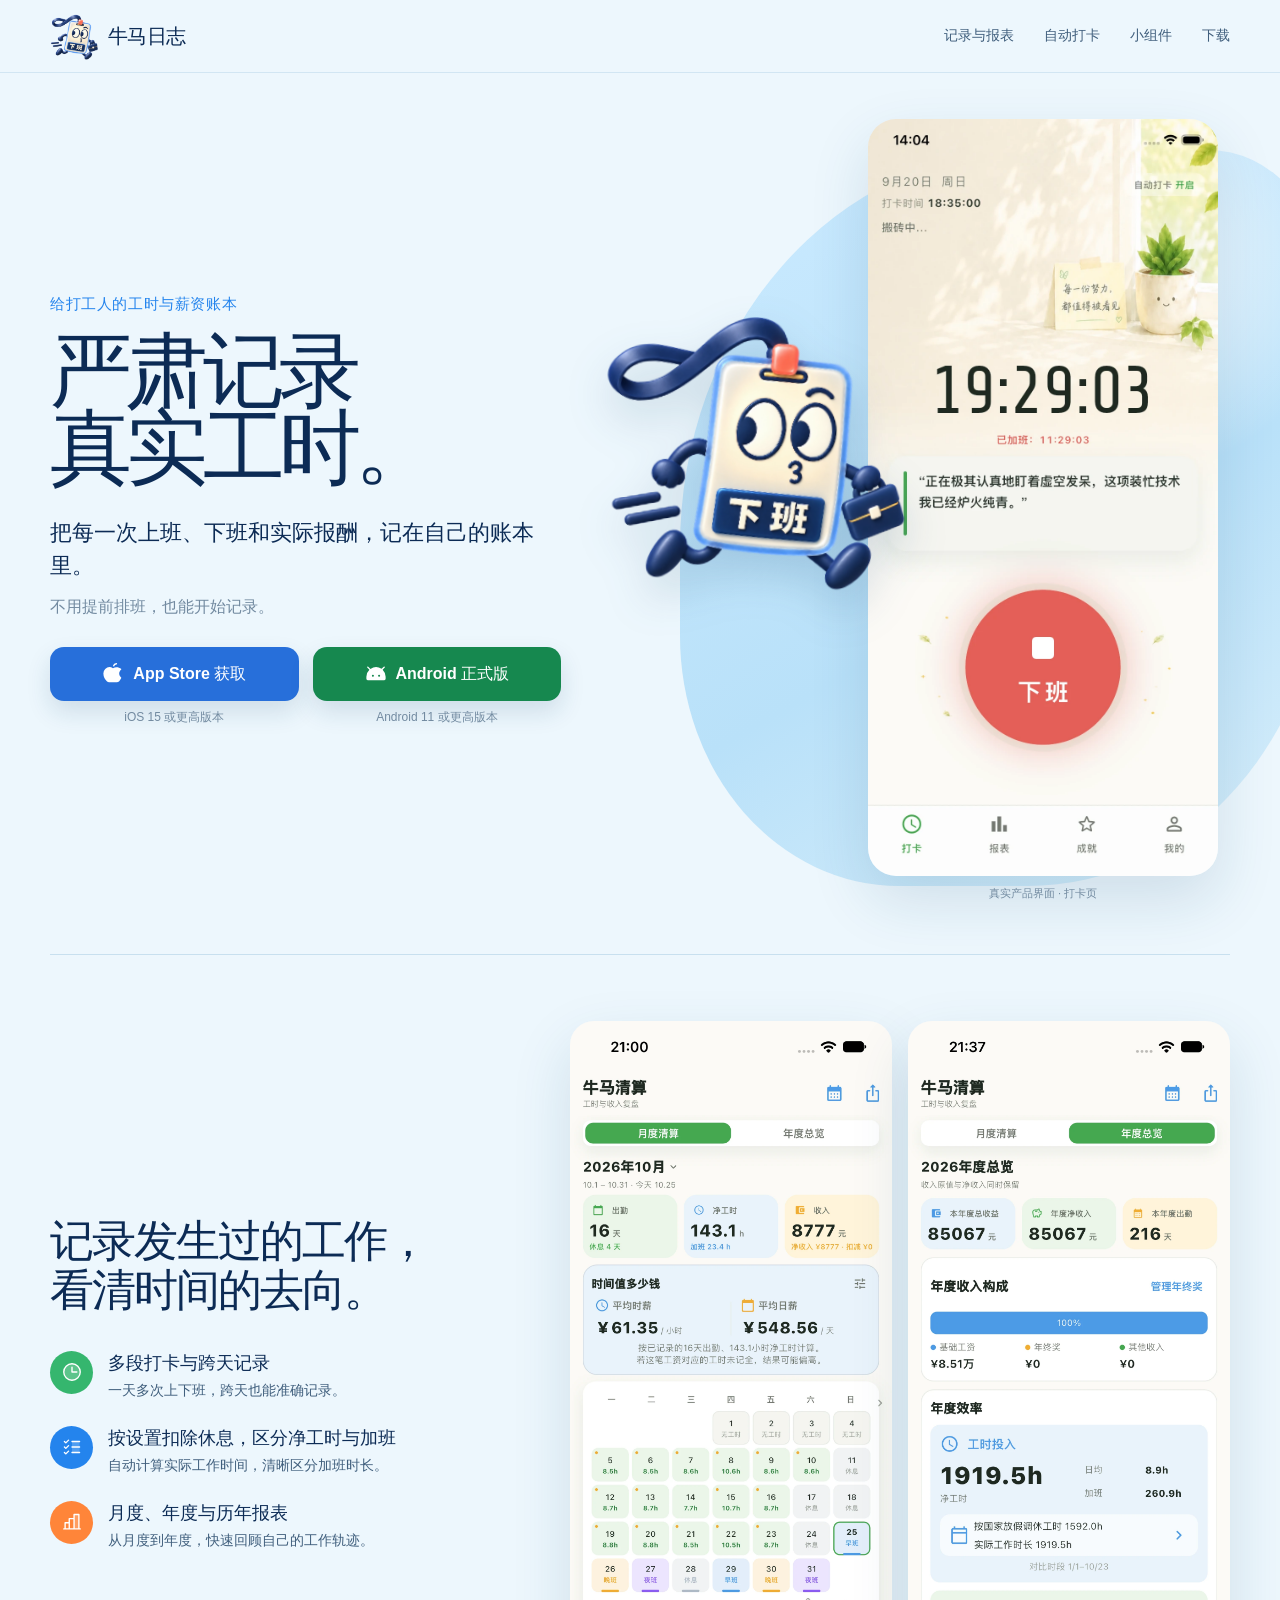
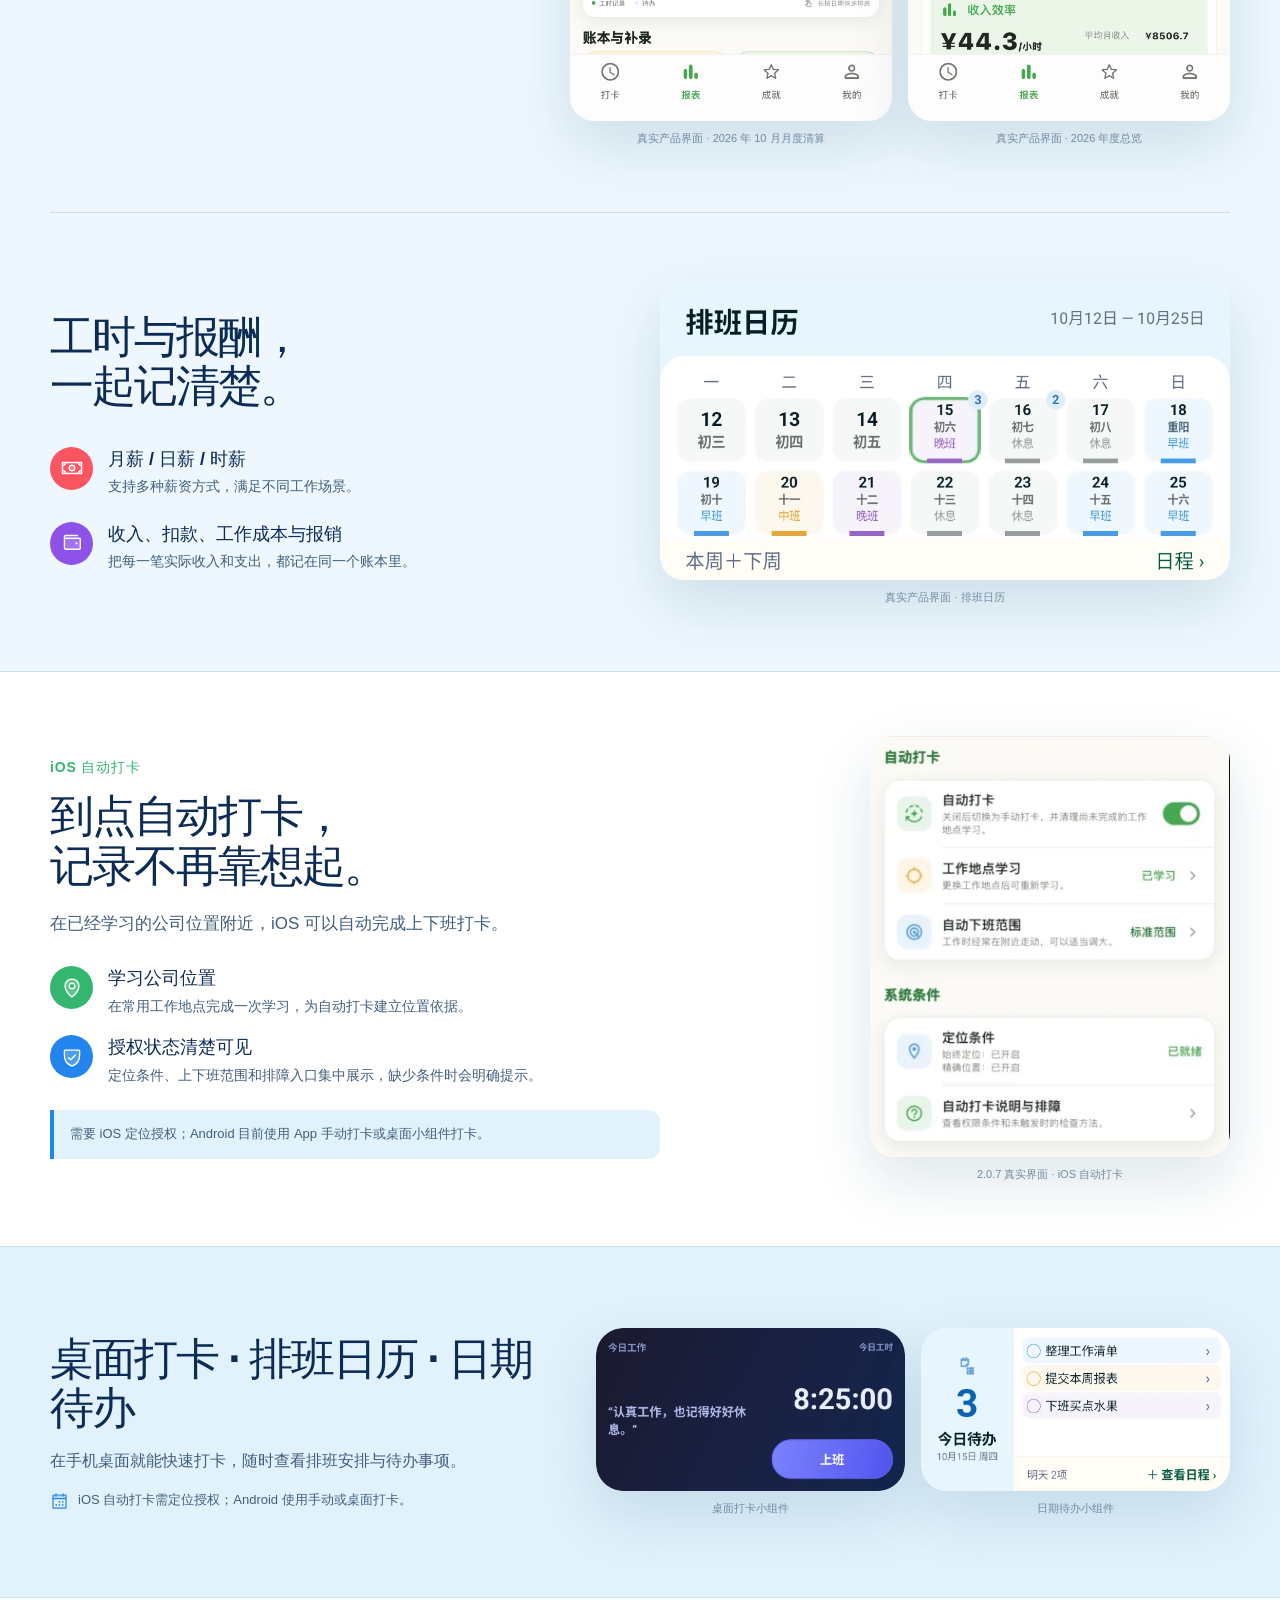
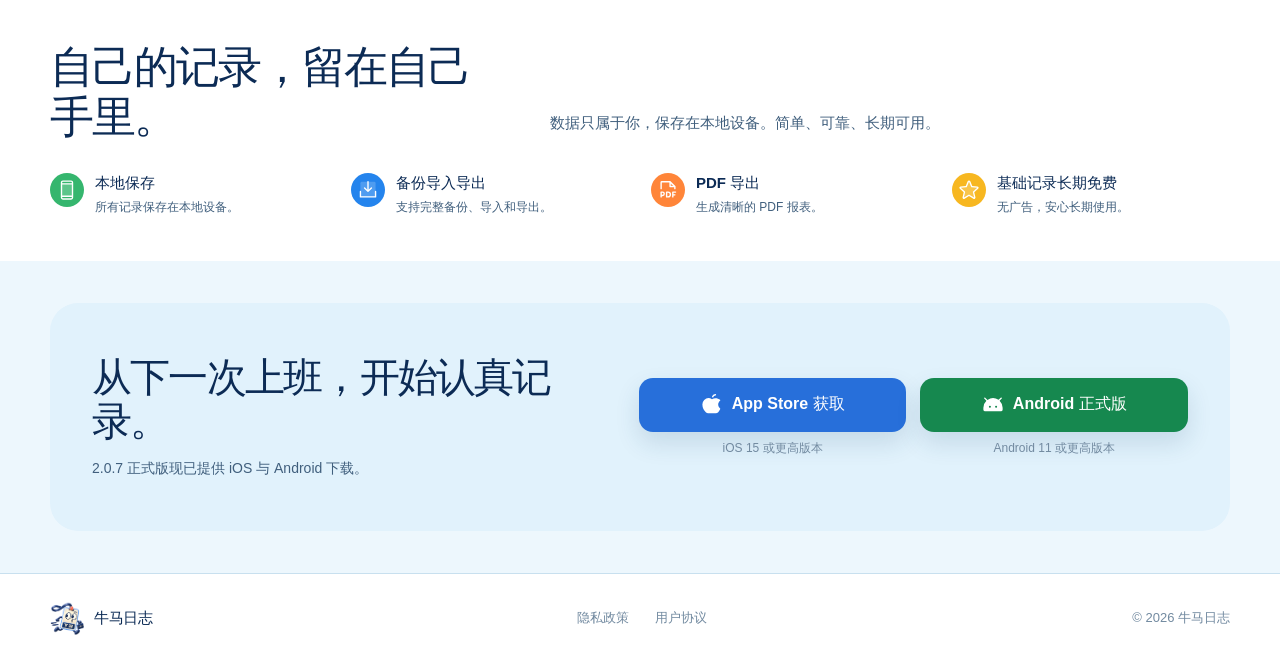
<file: index.html>
<!doctype html>
<html lang="zh-CN">
  <head>
    <meta charset="UTF-8" />
    <meta name="viewport" content="width=device-width, initial-scale=1.0, viewport-fit=cover" />
    <meta name="description" content="牛马日志——给打工人的工时与薪资账本。严肃记录真实工时，把实际报酬留在自己的账本里。" />
    <meta name="theme-color" content="#f2f8fc" />
    <link rel="canonical" href="https://www.niumalog.com/" />
    <link rel="icon" type="image/webp" href="/assets/mascot-transparent.webp" />
    <meta property="og:type" content="website" />
    <meta property="og:site_name" content="牛马日志" />
    <meta property="og:title" content="牛马日志｜严肃记录真实工时" />
    <meta property="og:description" content="给打工人的工时与薪资账本。记录真实上下班、工时和实际报酬。" />
    <meta property="og:url" content="https://www.niumalog.com/" />
    <script type="application/ld+json">
      {
        "@context": "https://schema.org",
        "@graph": [
          {
            "@type": "WebSite",
            "@id": "https://www.niumalog.com/#website",
            "url": "https://www.niumalog.com/",
            "name": "牛马日志",
            "alternateName": "HourFlow",
            "inLanguage": "zh-CN"
          },
          {
            "@type": "MobileApplication",
            "@id": "https://www.niumalog.com/#app",
            "url": "https://www.niumalog.com/",
            "name": "牛马日志",
            "alternateName": "HourFlow",
            "description": "给打工人的工时与薪资账本，记录真实上下班、工时和实际报酬。",
            "applicationCategory": "BusinessApplication",
            "operatingSystem": "iOS 15 或更高版本；Android 11 或更高版本",
            "inLanguage": "zh-CN",
            "sameAs": [
              "https://apps.apple.com/app/id6775545384",
              "https://gitee.com/niumalog/niumalog-android"
            ]
          }
        ]
      }
    </script>
    <title>牛马日志｜严肃记录真实工时</title>
    <script type="module" crossorigin src="/assets/index-BkWo53vT.js"></script>
    <link rel="stylesheet" crossorigin href="/assets/index-B6Kt5EgK.css">
  </head>
  <body>
    <div id="root"><link rel="preload" as="image" href="/assets/mascot-transparent.webp"/><link rel="preload" as="image" href="/assets/home-punch.webp" fetchPriority="high"/><div class="site-shell" id="top"><header class="site-header"><div class="site-header__inner"><a class="brand" href="#top" aria-label="牛马日志首页"><img src="/assets/mascot-transparent.webp" width="1254" height="1254" alt=""/><span>牛马日志</span></a><nav class="desktop-navigation" aria-label="主要导航"><a href="#work-record">记录与报表</a><a href="#auto-punch">自动打卡</a><a href="#widgets">小组件</a><a href="#download">下载</a></nav><div class="mobile-navigation"><a class="mobile-navigation__download" href="#download">下载</a><button type="button" class="mobile-navigation__toggle" aria-expanded="false" aria-controls="mobile-menu" aria-label="打开菜单"><svg xmlns="http://www.w3.org/2000/svg" width="22" height="22" fill="currentColor" viewBox="0 0 256 256"><path d="M224,128a8,8,0,0,1-8,8H40a8,8,0,0,1,0-16H216A8,8,0,0,1,224,128ZM40,72H216a8,8,0,0,0,0-16H40a8,8,0,0,0,0,16ZM216,184H40a8,8,0,0,0,0,16H216a8,8,0,0,0,0-16Z"></path></svg></button></div></div></header><main><section class="hero section-container" aria-labelledby="hero-title"><div class="hero__copy"><p class="eyebrow">给打工人的工时与薪资账本</p><h1 id="hero-title">严肃记录<br/>真实工时。</h1><p class="hero__lead">把每一次上班、下班和实际报酬，记在自己的账本里。</p><p class="hero__supporting">不用提前排班，也能开始记录。</p></div><div class="hero__visual" aria-label="牛马日志真实打卡界面"><div class="hero__visual-backdrop" aria-hidden="true"></div><img class="hero__mascot" src="/assets/mascot-transparent.webp" width="1254" height="1254" alt="牛马日志透明工牌形象"/><figure class="product-figure hero__screen"><img src="/assets/home-punch.webp" alt="牛马日志2.0.7工作计时页面，显示正在工作的时长和下班按钮" width="828" height="1792" loading="eager" fetchPriority="high"/><figcaption>真实产品界面 · 打卡页</figcaption></figure></div><div class="hero__downloads"><div class="download-choices"><div class="download-choice"><a class="download-button download-button--ios" href="https://apps.apple.com/app/id6775545384" target="_blank" rel="noreferrer"><svg xmlns="http://www.w3.org/2000/svg" width="22" height="22" fill="currentColor" viewBox="0 0 256 256" aria-hidden="true"><path d="M128.23,30A40,40,0,0,1,167,0h1a8,8,0,0,1,0,16h-1a24,24,0,0,0-23.24,18,8,8,0,1,1-15.5-4ZM223.3,169.59a8.07,8.07,0,0,0-2.8-3.4C203.53,154.53,200,134.64,200,120c0-17.67,13.47-33.06,21.5-40.67a8,8,0,0,0,0-11.62C208.82,55.74,187.82,48,168,48a72.23,72.23,0,0,0-40,12.13,71.56,71.56,0,0,0-90.71,9.09A74.63,74.63,0,0,0,16,123.4a127,127,0,0,0,40.14,89.73A39.8,39.8,0,0,0,83.59,224h87.68a39.84,39.84,0,0,0,29.12-12.57,125,125,0,0,0,17.82-24.6C225.23,174,224.33,172,223.3,169.59Z"></path></svg><span>App Store 获取</span></a><span class="download-requirement">iOS 15 或更高版本</span></div><div class="download-choice"><a class="download-button download-button--android" href="https://gitee.com/niumalog/niumalog-android/releases/download/v2.0.7-build21-android/niumalog-2.0.7-arm64-v8a.apk" target="_blank" rel="noreferrer"><svg xmlns="http://www.w3.org/2000/svg" width="22" height="22" fill="currentColor" viewBox="0 0 256 256" aria-hidden="true"><path d="M207.06,80.67c-.74-.74-1.49-1.46-2.24-2.17l24.84-24.84a8,8,0,0,0-11.32-11.32l-26,26a111.43,111.43,0,0,0-128.55.19L37.66,42.34A8,8,0,0,0,26.34,53.66L51.4,78.72A113.38,113.38,0,0,0,16,161.13V184a16,16,0,0,0,16,16H224a16,16,0,0,0,16-16V160A111.25,111.25,0,0,0,207.06,80.67ZM92,160a12,12,0,1,1,12-12A12,12,0,0,1,92,160Zm72,0a12,12,0,1,1,12-12A12,12,0,0,1,164,160Z"></path></svg><span>Android 正式版</span></a><span class="download-requirement">Android 11 或更高版本</span></div></div></div></section><section class="story-section section-container" id="work-record" aria-labelledby="work-record-title"><div class="section-copy"><h2 id="work-record-title">记录发生过的工作，<br/>看清时间的去向。</h2><div class="feature-list"><article class="feature-item"><span class="feature-item__icon" aria-hidden="true"><svg xmlns="http://www.w3.org/2000/svg" width="22" height="22" fill="currentColor" viewBox="0 0 256 256"><path d="M224,128a96,96,0,1,1-96-96A96,96,0,0,1,224,128Z" opacity="0.2"></path><path d="M128,24A104,104,0,1,0,232,128,104.11,104.11,0,0,0,128,24Zm0,192a88,88,0,1,1,88-88A88.1,88.1,0,0,1,128,216Zm64-88a8,8,0,0,1-8,8H128a8,8,0,0,1-8-8V72a8,8,0,0,1,16,0v48h48A8,8,0,0,1,192,128Z"></path></svg></span><div><h3>多段打卡与跨天记录</h3><p>一天多次上下班，跨天也能准确记录。</p></div></article><article class="feature-item"><span class="feature-item__icon" aria-hidden="true"><svg xmlns="http://www.w3.org/2000/svg" width="22" height="22" fill="currentColor" viewBox="0 0 256 256"><path d="M216,64V192H128V64Z" opacity="0.2"></path><path d="M224,128a8,8,0,0,1-8,8H128a8,8,0,0,1,0-16h88A8,8,0,0,1,224,128ZM128,72h88a8,8,0,0,0,0-16H128a8,8,0,0,0,0,16Zm88,112H128a8,8,0,0,0,0,16h88a8,8,0,0,0,0-16ZM82.34,42.34,56,68.69,45.66,58.34A8,8,0,0,0,34.34,69.66l16,16a8,8,0,0,0,11.32,0l32-32A8,8,0,0,0,82.34,42.34Zm0,64L56,132.69,45.66,122.34a8,8,0,0,0-11.32,11.32l16,16a8,8,0,0,0,11.32,0l32-32a8,8,0,0,0-11.32-11.32Zm0,64L56,196.69,45.66,186.34a8,8,0,0,0-11.32,11.32l16,16a8,8,0,0,0,11.32,0l32-32a8,8,0,0,0-11.32-11.32Z"></path></svg></span><div><h3>按设置扣除休息，区分净工时与加班</h3><p>自动计算实际工作时间，清晰区分加班时长。</p></div></article><article class="feature-item"><span class="feature-item__icon" aria-hidden="true"><svg xmlns="http://www.w3.org/2000/svg" width="22" height="22" fill="currentColor" viewBox="0 0 256 256"><path d="M208,40V208H152V40Z" opacity="0.2"></path><path d="M224,200h-8V40a8,8,0,0,0-8-8H152a8,8,0,0,0-8,8V80H96a8,8,0,0,0-8,8v40H48a8,8,0,0,0-8,8v64H32a8,8,0,0,0,0,16H224a8,8,0,0,0,0-16ZM160,48h40V200H160ZM104,96h40V200H104ZM56,144H88v56H56Z"></path></svg></span><div><h3>月度、年度与历年报表</h3><p>从月度到年度，快速回顾自己的工作轨迹。</p></div></article></div></div><div class="report-figure-grid" aria-label="牛马日志2.0.7月度清算与年度总览"><figure class="product-figure report-figure-grid__item"><img src="/assets/report-monthly-207.webp" alt="牛马日志2.0.7月度清算，显示2026年10月出勤、净工时、收入、时间价值和排班日历" width="1206" height="2622" loading="lazy" fetchPriority="auto"/><figcaption>真实产品界面 · 2026 年 10 月月度清算</figcaption></figure><figure class="product-figure report-figure-grid__item"><img src="/assets/report-annual-207.webp" alt="牛马日志2.0.7年度总览，显示年度总收益、净收入、出勤、收入构成和工时效率" width="1206" height="2622" loading="lazy" fetchPriority="auto"/><figcaption>真实产品界面 · 2026 年度总览</figcaption></figure></div></section><section class="salary-section section-container" aria-labelledby="salary-title"><div class="section-copy"><h2 id="salary-title">工时与报酬，<br/>一起记清楚。</h2><div class="feature-list"><article class="feature-item"><span class="feature-item__icon" aria-hidden="true"><svg xmlns="http://www.w3.org/2000/svg" width="22" height="22" fill="currentColor" viewBox="0 0 256 256"><path d="M160,128a32,32,0,1,1-32-32A32,32,0,0,1,160,128Zm40-64a48.85,48.85,0,0,0,40,40V64Zm0,128h40V152A48.85,48.85,0,0,0,200,192ZM16,152v40H56A48.85,48.85,0,0,0,16,152Zm0-48A48.85,48.85,0,0,0,56,64H16Z" opacity="0.2"></path><path d="M128,88a40,40,0,1,0,40,40A40,40,0,0,0,128,88Zm0,64a24,24,0,1,1,24-24A24,24,0,0,1,128,152ZM240,56H16a8,8,0,0,0-8,8V192a8,8,0,0,0,8,8H240a8,8,0,0,0,8-8V64A8,8,0,0,0,240,56ZM24,72H45.37A40.81,40.81,0,0,1,24,93.37Zm0,112V162.63A40.81,40.81,0,0,1,45.37,184Zm208,0H210.63A40.81,40.81,0,0,1,232,162.63Zm0-38.35A56.78,56.78,0,0,0,193.65,184H62.35A56.78,56.78,0,0,0,24,145.65v-35.3A56.78,56.78,0,0,0,62.35,72h131.3A56.78,56.78,0,0,0,232,110.35Zm0-52.28A40.81,40.81,0,0,1,210.63,72H232Z"></path></svg></span><div><h3>月薪 / 日薪 / 时薪</h3><p>支持多种薪资方式，满足不同工作场景。</p></div></article><article class="feature-item"><span class="feature-item__icon" aria-hidden="true"><svg xmlns="http://www.w3.org/2000/svg" width="22" height="22" fill="currentColor" viewBox="0 0 256 256"><path d="M224,80V192a8,8,0,0,1-8,8H56a16,16,0,0,1-16-16V56A16,16,0,0,0,56,72H216A8,8,0,0,1,224,80Z" opacity="0.2"></path><path d="M216,64H56a8,8,0,0,1,0-16H192a8,8,0,0,0,0-16H56A24,24,0,0,0,32,56V184a24,24,0,0,0,24,24H216a16,16,0,0,0,16-16V80A16,16,0,0,0,216,64Zm0,128H56a8,8,0,0,1-8-8V78.63A23.84,23.84,0,0,0,56,80H216Zm-48-60a12,12,0,1,1,12,12A12,12,0,0,1,168,132Z"></path></svg></span><div><h3>收入、扣款、工作成本与报销</h3><p>把每一笔实际收入和支出，都记在同一个账本里。</p></div></article></div></div><figure class="product-figure salary-section__figure"><img src="/assets/schedule-widget.webp" alt="牛马日志2.0.7排班日历界面" width="945" height="498" loading="lazy" fetchPriority="auto"/><figcaption>真实产品界面 · 排班日历</figcaption></figure></section><section class="auto-punch-section" id="auto-punch" aria-labelledby="auto-punch-title"><div class="section-container auto-punch-section__inner"><div class="auto-punch-section__copy"><p class="section-kicker">iOS 自动打卡</p><h2 id="auto-punch-title">到点自动打卡，<br/>记录不再靠想起。</h2><p class="auto-punch-section__lead">在已经学习的公司位置附近，iOS 可以自动完成上下班打卡。</p><div class="feature-list"><article class="feature-item"><span class="feature-item__icon" aria-hidden="true"><svg xmlns="http://www.w3.org/2000/svg" width="22" height="22" fill="currentColor" viewBox="0 0 256 256"><path d="M128,24a80,80,0,0,0-80,80c0,72,80,128,80,128s80-56,80-128A80,80,0,0,0,128,24Zm0,112a32,32,0,1,1,32-32A32,32,0,0,1,128,136Z" opacity="0.2"></path><path d="M128,64a40,40,0,1,0,40,40A40,40,0,0,0,128,64Zm0,64a24,24,0,1,1,24-24A24,24,0,0,1,128,128Zm0-112a88.1,88.1,0,0,0-88,88c0,31.4,14.51,64.68,42,96.25a254.19,254.19,0,0,0,41.45,38.3,8,8,0,0,0,9.18,0A254.19,254.19,0,0,0,174,200.25c27.45-31.57,42-64.85,42-96.25A88.1,88.1,0,0,0,128,16Zm0,206c-16.53-13-72-60.75-72-118a72,72,0,0,1,144,0C200,161.23,144.53,209,128,222Z"></path></svg></span><div><h3>学习公司位置</h3><p>在常用工作地点完成一次学习，为自动打卡建立位置依据。</p></div></article><article class="feature-item"><span class="feature-item__icon" aria-hidden="true"><svg xmlns="http://www.w3.org/2000/svg" width="22" height="22" fill="currentColor" viewBox="0 0 256 256"><path d="M216,56v56c0,96-88,120-88,120S40,208,40,112V56a8,8,0,0,1,8-8H208A8,8,0,0,1,216,56Z" opacity="0.2"></path><path d="M208,40H48A16,16,0,0,0,32,56v56c0,52.72,25.52,84.67,46.93,102.19,23.06,18.86,46,25.26,47,25.53a8,8,0,0,0,4.2,0c1-.27,23.91-6.67,47-25.53C198.48,196.67,224,164.72,224,112V56A16,16,0,0,0,208,40Zm0,72c0,37.07-13.66,67.16-40.6,89.42A129.3,129.3,0,0,1,128,223.62a128.25,128.25,0,0,1-38.92-21.81C61.82,179.51,48,149.3,48,112l0-56,160,0ZM82.34,141.66a8,8,0,0,1,11.32-11.32L112,148.69l50.34-50.35a8,8,0,0,1,11.32,11.32l-56,56a8,8,0,0,1-11.32,0Z"></path></svg></span><div><h3>授权状态清楚可见</h3><p>定位条件、上下班范围和排障入口集中展示，缺少条件时会明确提示。</p></div></article></div><p class="auto-punch-section__boundary">需要 iOS 定位授权；Android 目前使用 App 手动打卡或桌面小组件打卡。</p></div><figure class="product-figure auto-punch-section__figure"><img src="/assets/auto-punch-207.webp" alt="牛马日志2.0.7自动打卡设置，展示自动打卡开关、工作地点学习、下班范围和定位条件" width="379" height="443" loading="lazy" fetchPriority="auto"/><figcaption>2.0.7 真实界面 · iOS 自动打卡</figcaption></figure></div></section><section class="tools-section" id="widgets" aria-labelledby="tools-title"><div class="section-container tools-section__inner"><div class="tools-section__copy"><h2 id="tools-title">桌面打卡 · 排班日历 · 日期待办</h2><p>在手机桌面就能快速打卡，随时查看排班安排与待办事项。</p><p class="tools-section__note"><svg xmlns="http://www.w3.org/2000/svg" width="19" height="19" fill="currentColor" viewBox="0 0 256 256" aria-hidden="true"><path d="M216,48V88H40V48a8,8,0,0,1,8-8H208A8,8,0,0,1,216,48Z" opacity="0.2"></path><path d="M208,32H184V24a8,8,0,0,0-16,0v8H88V24a8,8,0,0,0-16,0v8H48A16,16,0,0,0,32,48V208a16,16,0,0,0,16,16H208a16,16,0,0,0,16-16V48A16,16,0,0,0,208,32ZM72,48v8a8,8,0,0,0,16,0V48h80v8a8,8,0,0,0,16,0V48h24V80H48V48ZM208,208H48V96H208V208Zm-68-76a12,12,0,1,1-12-12A12,12,0,0,1,140,132Zm44,0a12,12,0,1,1-12-12A12,12,0,0,1,184,132ZM96,172a12,12,0,1,1-12-12A12,12,0,0,1,96,172Zm44,0a12,12,0,1,1-12-12A12,12,0,0,1,140,172Zm44,0a12,12,0,1,1-12-12A12,12,0,0,1,184,172Z"></path></svg>iOS 自动打卡需定位授权；Android 使用手动或桌面打卡。</p></div><div class="tools-section__figures" aria-label="牛马日志2.0.7桌面小组件"><figure class="product-figure tools-section__figure"><img src="/assets/punch-widget-207.webp" alt="牛马日志2.0.7 Android桌面打卡小组件" width="945" height="498" loading="lazy" fetchPriority="auto"/><figcaption>桌面打卡小组件</figcaption></figure><figure class="product-figure tools-section__figure"><img src="/assets/todo-widget-207.webp" alt="牛马日志2.0.7 Android桌面待办小组件，展示今日待办和明日日程" width="945" height="498" loading="lazy" fetchPriority="auto"/><figcaption>日期待办小组件</figcaption></figure></div></div></section><section class="trust-section" aria-labelledby="trust-title"><div class="section-container trust-section__inner"><div class="trust-section__heading"><h2 id="trust-title">自己的记录，留在自己手里。</h2><p>数据只属于你，保存在本地设备。简单、可靠、长期可用。</p></div><div class="feature-list feature-list--compact"><article class="feature-item"><span class="feature-item__icon" aria-hidden="true"><svg xmlns="http://www.w3.org/2000/svg" width="22" height="22" fill="currentColor" viewBox="0 0 256 256"><path d="M192,56V200H64V56Z" opacity="0.2"></path><path d="M176,16H80A24,24,0,0,0,56,40V216a24,24,0,0,0,24,24h96a24,24,0,0,0,24-24V40A24,24,0,0,0,176,16ZM72,64H184V192H72Zm8-32h96a8,8,0,0,1,8,8v8H72V40A8,8,0,0,1,80,32Zm96,192H80a8,8,0,0,1-8-8v-8H184v8A8,8,0,0,1,176,224Z"></path></svg></span><div><h3>本地保存</h3><p>所有记录保存在本地设备。</p></div></article><article class="feature-item"><span class="feature-item__icon" aria-hidden="true"><svg xmlns="http://www.w3.org/2000/svg" width="22" height="22" fill="currentColor" viewBox="0 0 256 256"><path d="M216,48V208H40V48A16,16,0,0,1,56,32H200A16,16,0,0,1,216,48Z" opacity="0.2"></path><path d="M224,144v64a8,8,0,0,1-8,8H40a8,8,0,0,1-8-8V144a8,8,0,0,1,16,0v56H208V144a8,8,0,0,1,16,0Zm-101.66,5.66a8,8,0,0,0,11.32,0l40-40a8,8,0,0,0-11.32-11.32L136,124.69V32a8,8,0,0,0-16,0v92.69L93.66,98.34a8,8,0,0,0-11.32,11.32Z"></path></svg></span><div><h3>备份导入导出</h3><p>支持完整备份、导入和导出。</p></div></article><article class="feature-item"><span class="feature-item__icon" aria-hidden="true"><svg xmlns="http://www.w3.org/2000/svg" width="22" height="22" fill="currentColor" viewBox="0 0 256 256"><path d="M208,88H152V32Z" opacity="0.2"></path><path d="M224,152a8,8,0,0,1-8,8H192v16h16a8,8,0,0,1,0,16H192v16a8,8,0,0,1-16,0V152a8,8,0,0,1,8-8h32A8,8,0,0,1,224,152ZM92,172a28,28,0,0,1-28,28H56v8a8,8,0,0,1-16,0V152a8,8,0,0,1,8-8H64A28,28,0,0,1,92,172Zm-16,0a12,12,0,0,0-12-12H56v24h8A12,12,0,0,0,76,172Zm88,8a36,36,0,0,1-36,36H112a8,8,0,0,1-8-8V152a8,8,0,0,1,8-8h16A36,36,0,0,1,164,180Zm-16,0a20,20,0,0,0-20-20h-8v40h8A20,20,0,0,0,148,180ZM40,112V40A16,16,0,0,1,56,24h96a8,8,0,0,1,5.66,2.34l56,56A8,8,0,0,1,216,88v24a8,8,0,0,1-16,0V96H152a8,8,0,0,1-8-8V40H56v72a8,8,0,0,1-16,0ZM160,80h28.69L160,51.31Z"></path></svg></span><div><h3>PDF 导出</h3><p>生成清晰的 PDF 报表。</p></div></article><article class="feature-item"><span class="feature-item__icon" aria-hidden="true"><svg xmlns="http://www.w3.org/2000/svg" width="22" height="22" fill="currentColor" viewBox="0 0 256 256"><path d="M229.06,108.79l-48.7,42,14.88,62.79a8.4,8.4,0,0,1-12.52,9.17L128,189.09,73.28,222.74a8.4,8.4,0,0,1-12.52-9.17l14.88-62.79-48.7-42A8.46,8.46,0,0,1,31.73,94L95.64,88.8l24.62-59.6a8.36,8.36,0,0,1,15.48,0l24.62,59.6L224.27,94A8.46,8.46,0,0,1,229.06,108.79Z" opacity="0.2"></path><path d="M239.18,97.26A16.38,16.38,0,0,0,224.92,86l-59-4.76L143.14,26.15a16.36,16.36,0,0,0-30.27,0L90.11,81.23,31.08,86a16.46,16.46,0,0,0-9.37,28.86l45,38.83L53,211.75a16.38,16.38,0,0,0,24.5,17.82L128,198.49l50.53,31.08A16.4,16.4,0,0,0,203,211.75l-13.76-58.07,45-38.83A16.43,16.43,0,0,0,239.18,97.26Zm-15.34,5.47-48.7,42a8,8,0,0,0-2.56,7.91l14.88,62.8a.37.37,0,0,1-.17.48c-.18.14-.23.11-.38,0l-54.72-33.65a8,8,0,0,0-8.38,0L69.09,215.94c-.15.09-.19.12-.38,0a.37.37,0,0,1-.17-.48l14.88-62.8a8,8,0,0,0-2.56-7.91l-48.7-42c-.12-.1-.23-.19-.13-.5s.18-.27.33-.29l63.92-5.16A8,8,0,0,0,103,91.86l24.62-59.61c.08-.17.11-.25.35-.25s.27.08.35.25L153,91.86a8,8,0,0,0,6.75,4.92l63.92,5.16c.15,0,.24,0,.33.29S224,102.63,223.84,102.73Z"></path></svg></span><div><h3>基础记录长期免费</h3><p>无广告，安心长期使用。</p></div></article></div></div></section><section class="final-download section-container" id="download" aria-labelledby="download-title"><div><h2 id="download-title">从下一次上班，开始认真记录。</h2><p>2.0.7 正式版现已提供 iOS 与 Android 下载。</p></div><div class="download-choices"><div class="download-choice"><a class="download-button download-button--ios" href="https://apps.apple.com/app/id6775545384" target="_blank" rel="noreferrer"><svg xmlns="http://www.w3.org/2000/svg" width="22" height="22" fill="currentColor" viewBox="0 0 256 256" aria-hidden="true"><path d="M128.23,30A40,40,0,0,1,167,0h1a8,8,0,0,1,0,16h-1a24,24,0,0,0-23.24,18,8,8,0,1,1-15.5-4ZM223.3,169.59a8.07,8.07,0,0,0-2.8-3.4C203.53,154.53,200,134.64,200,120c0-17.67,13.47-33.06,21.5-40.67a8,8,0,0,0,0-11.62C208.82,55.74,187.82,48,168,48a72.23,72.23,0,0,0-40,12.13,71.56,71.56,0,0,0-90.71,9.09A74.63,74.63,0,0,0,16,123.4a127,127,0,0,0,40.14,89.73A39.8,39.8,0,0,0,83.59,224h87.68a39.84,39.84,0,0,0,29.12-12.57,125,125,0,0,0,17.82-24.6C225.23,174,224.33,172,223.3,169.59Z"></path></svg><span>App Store 获取</span></a><span class="download-requirement">iOS 15 或更高版本</span></div><div class="download-choice"><a class="download-button download-button--android" href="https://gitee.com/niumalog/niumalog-android/releases/download/v2.0.7-build21-android/niumalog-2.0.7-arm64-v8a.apk" target="_blank" rel="noreferrer"><svg xmlns="http://www.w3.org/2000/svg" width="22" height="22" fill="currentColor" viewBox="0 0 256 256" aria-hidden="true"><path d="M207.06,80.67c-.74-.74-1.49-1.46-2.24-2.17l24.84-24.84a8,8,0,0,0-11.32-11.32l-26,26a111.43,111.43,0,0,0-128.55.19L37.66,42.34A8,8,0,0,0,26.34,53.66L51.4,78.72A113.38,113.38,0,0,0,16,161.13V184a16,16,0,0,0,16,16H224a16,16,0,0,0,16-16V160A111.25,111.25,0,0,0,207.06,80.67ZM92,160a12,12,0,1,1,12-12A12,12,0,0,1,92,160Zm72,0a12,12,0,1,1,12-12A12,12,0,0,1,164,160Z"></path></svg><span>Android 正式版</span></a><span class="download-requirement">Android 11 或更高版本</span></div></div></section></main><footer class="site-footer"><div class="section-container site-footer__inner"><a class="brand brand--small" href="#top" aria-label="返回页面顶部"><img src="/assets/mascot-transparent.webp" width="1254" height="1254" alt=""/><span>牛马日志</span></a><div class="site-footer__links"><a href="./privacy.html" target="_blank" rel="noreferrer">隐私政策</a><a href="./terms.html" target="_blank" rel="noreferrer">用户协议</a></div><span>© 2026 牛马日志</span></div></footer></div></div>
  </body>
</html>
</file>
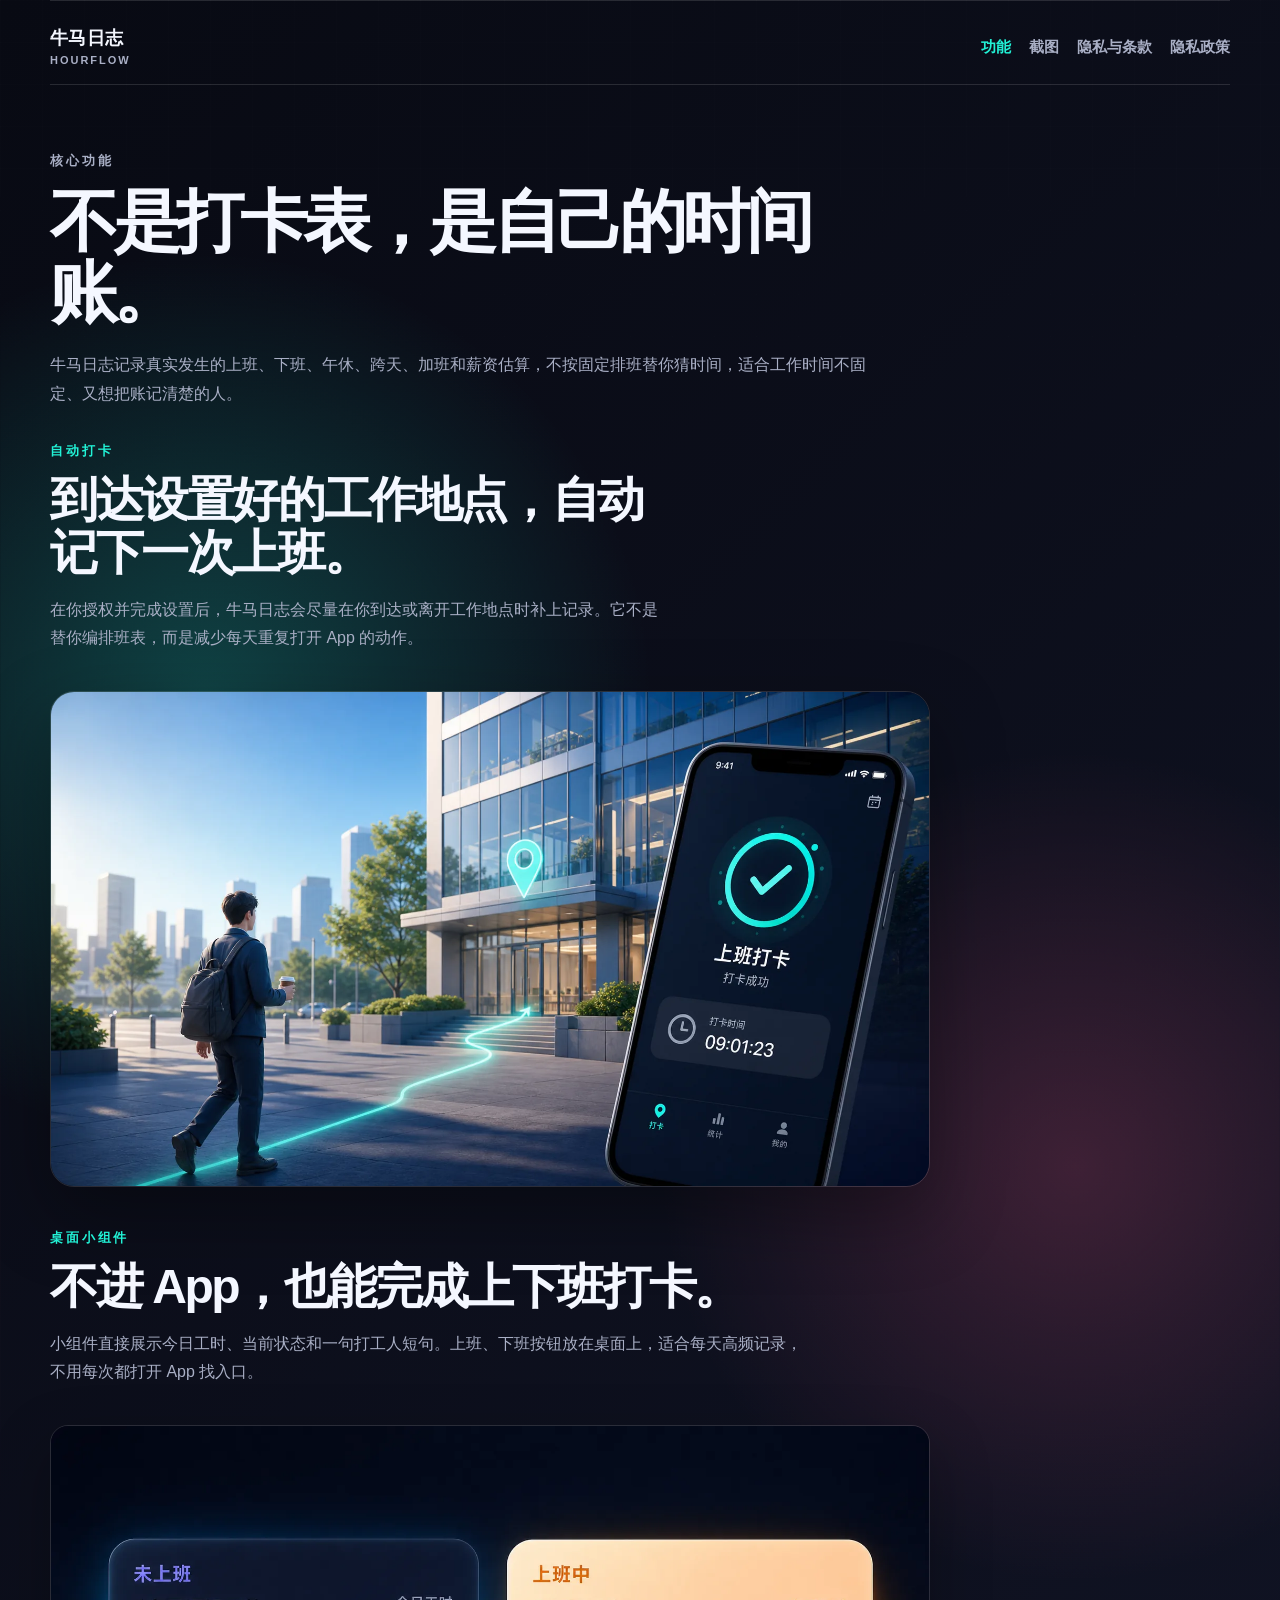
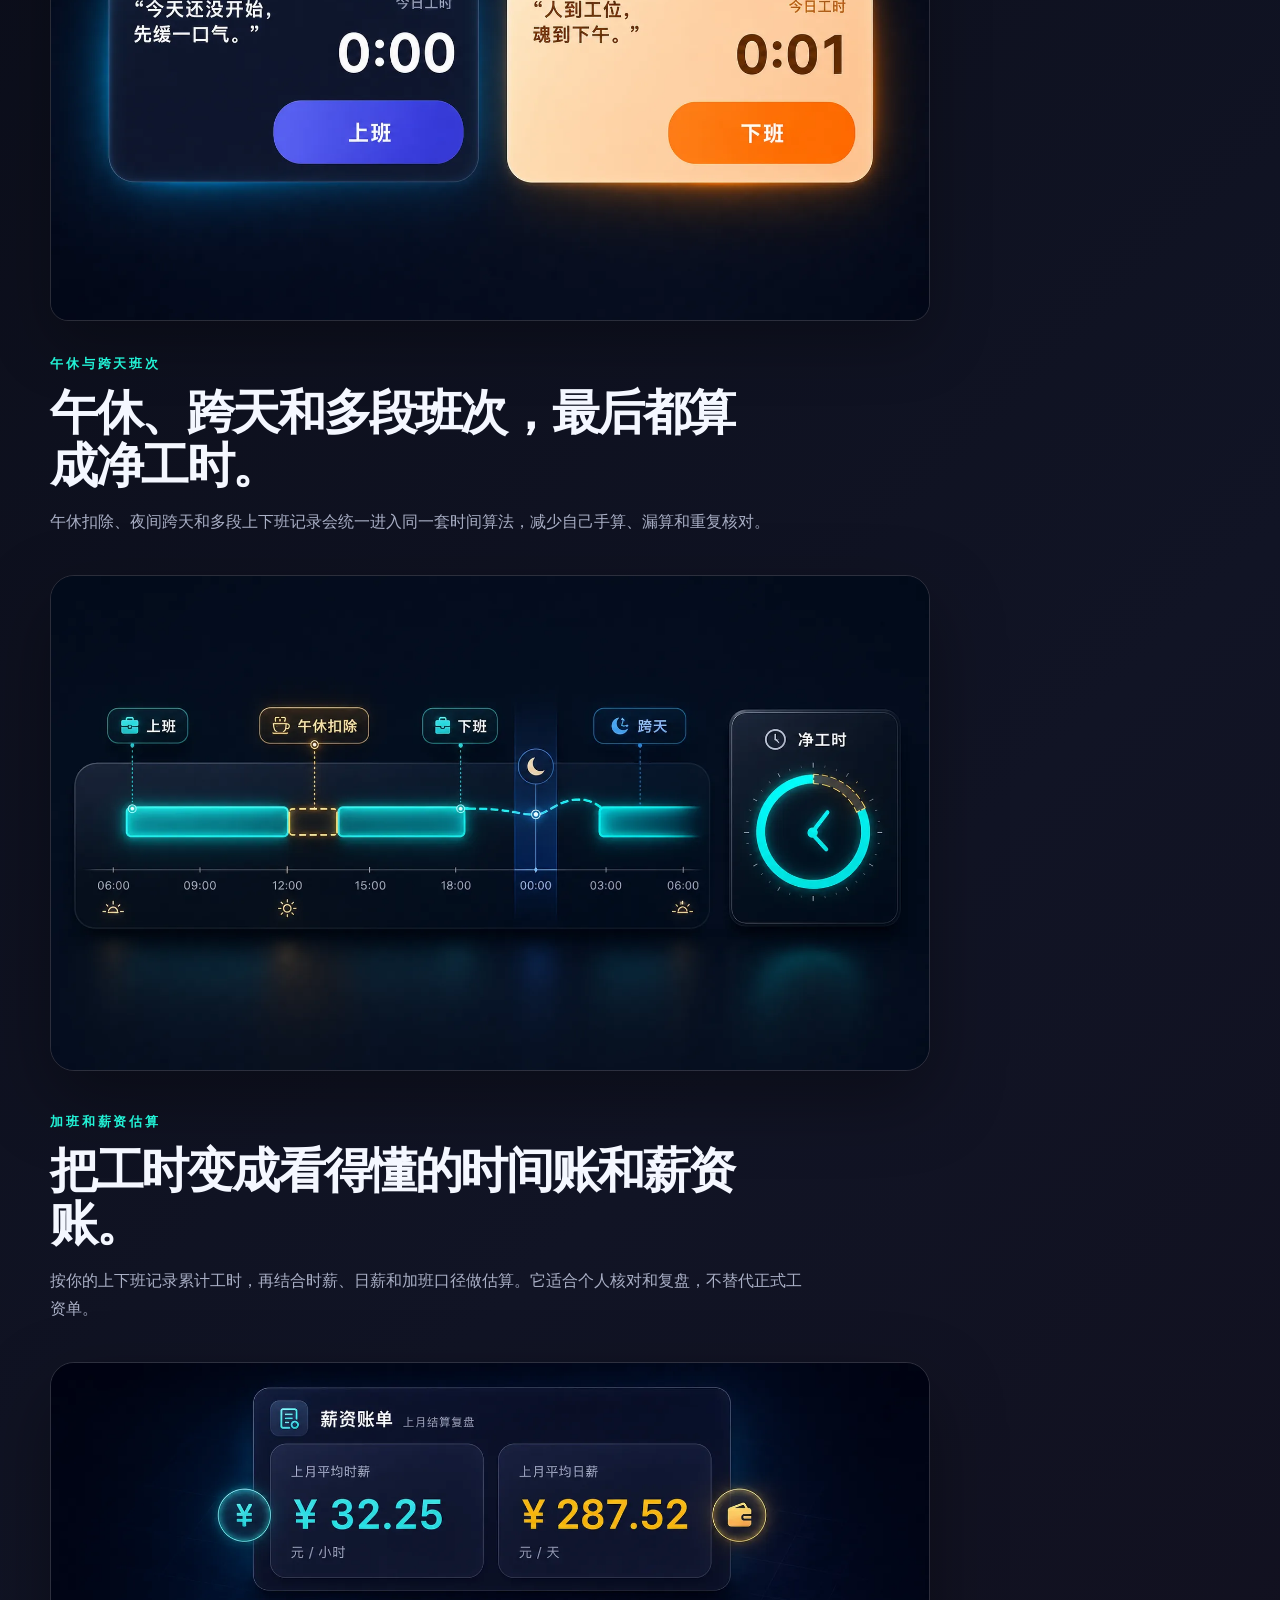
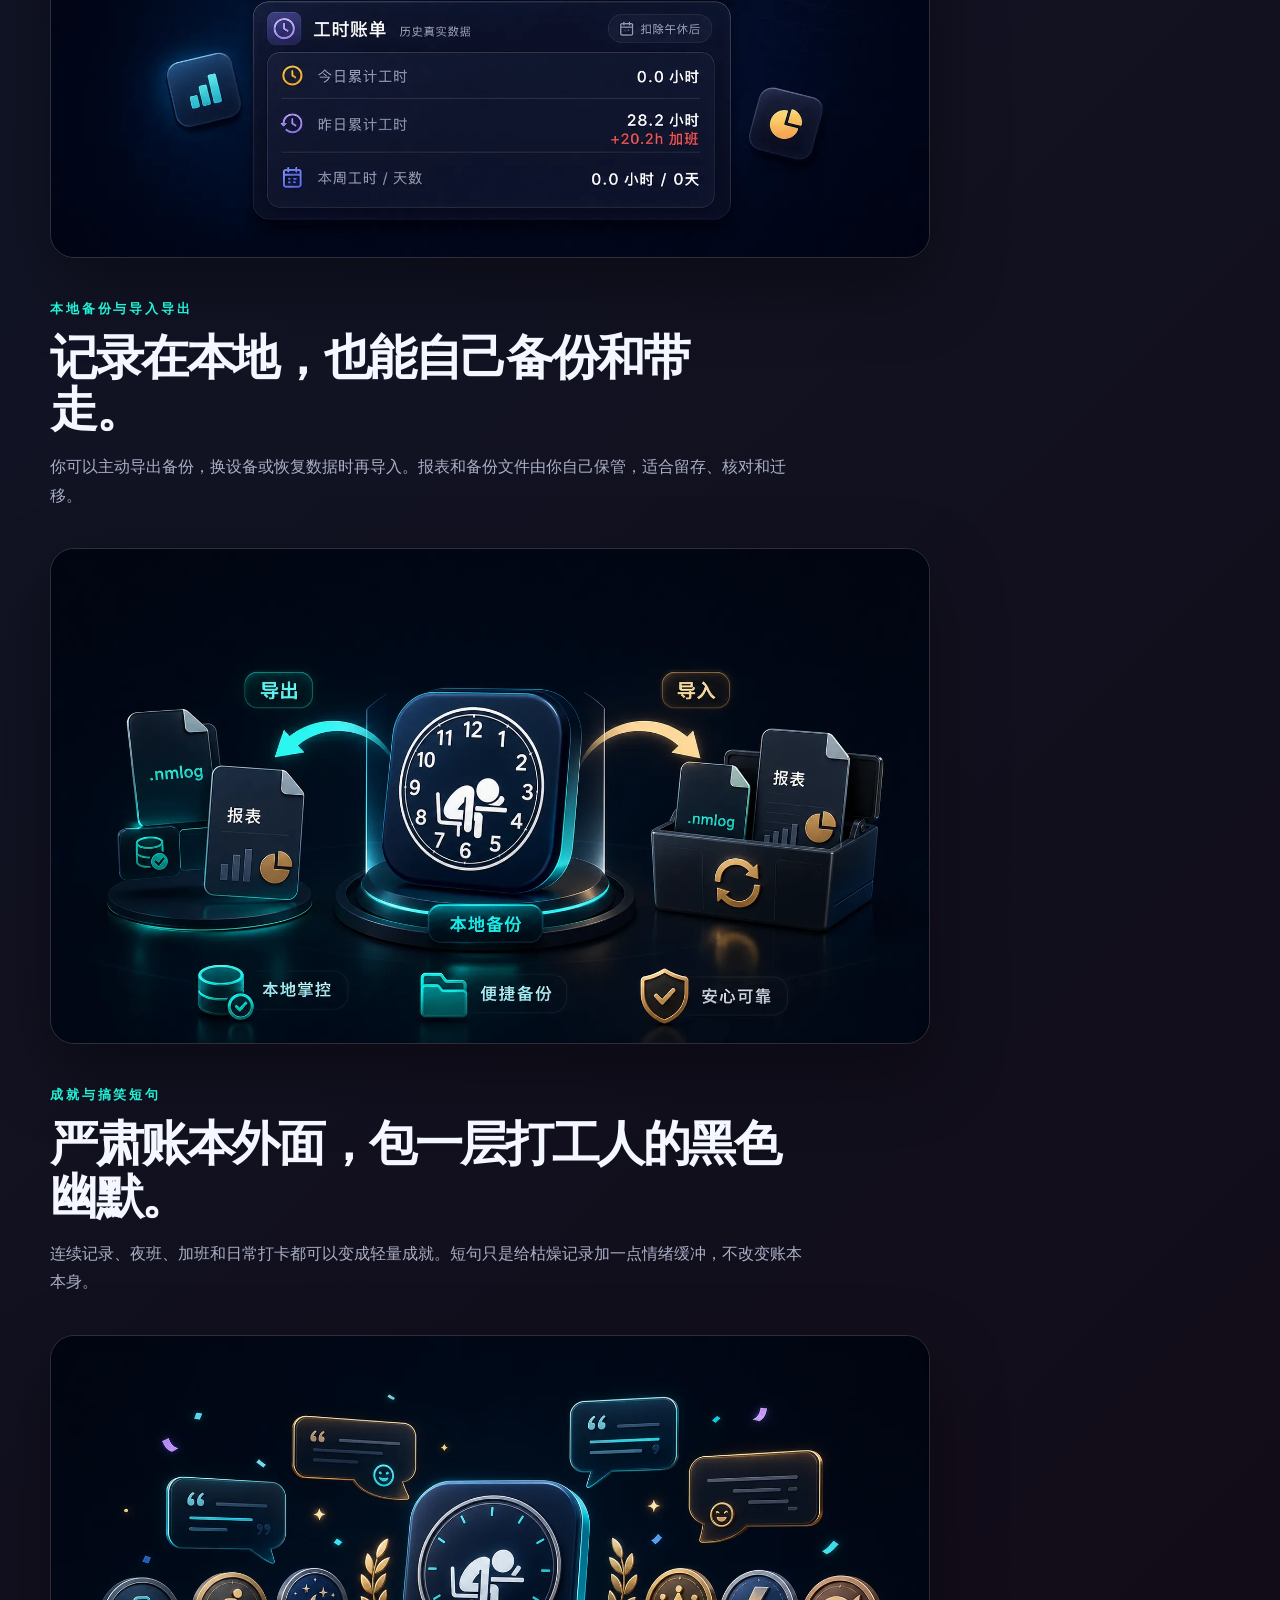
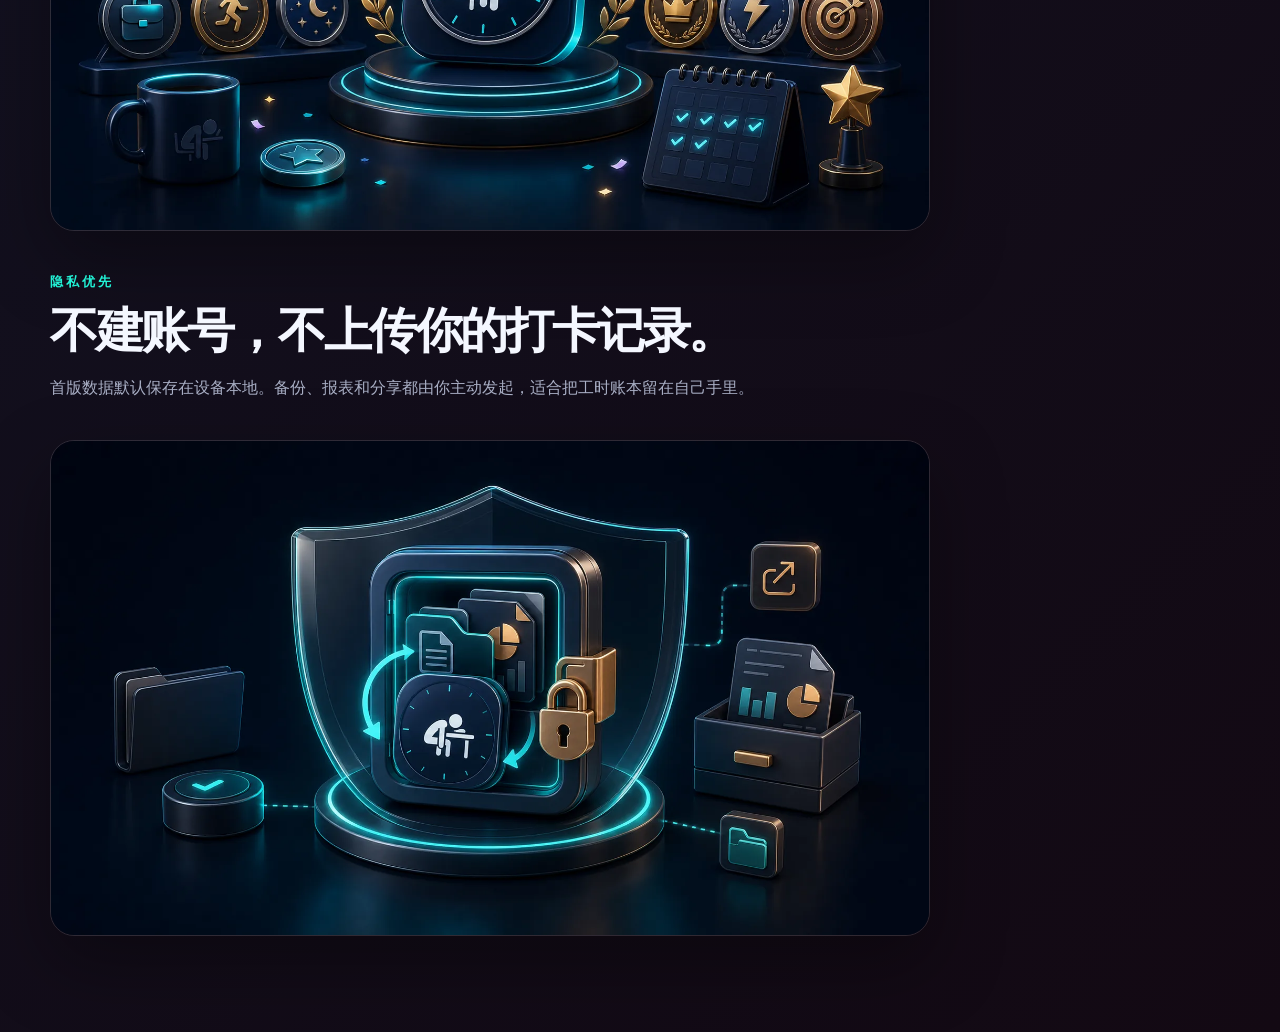
<file: features.html>
<!doctype html>
<html lang="zh-CN">
<head>
  <meta charset="utf-8">
  <meta name="viewport" content="width=device-width, initial-scale=1, viewport-fit=cover">
  <title>牛马日志｜功能</title>
  <meta name="description" content="牛马日志核心功能：真实工时记录、午休跨天、加班薪资估算、备份报表。">
  <link rel="canonical" href="https://www.niumalog.com/features.html">
  <meta property="og:type" content="website">
  <meta property="og:site_name" content="牛马日志">
  <meta property="og:title" content="牛马日志｜功能">
  <meta property="og:description" content="查看牛马日志的真实工时记录、午休跨天、加班薪资估算、备份与报表功能。">
  <meta property="og:url" content="https://www.niumalog.com/features.html">
  <link rel="stylesheet" href="./styles.css?v=20260608-desktop-home-device">
  <script src="./site.js?v=20260608-menu-dismiss" defer></script>
</head>
<body class="page-features">
  <header class="site-header">
    <a class="brand-lockup" href="./index.html" aria-label="牛马日志首页">
      <span class="brand-mark">牛</span>
      <span><strong>牛马日志</strong><small>HourFlow</small></span>
    </a>
    <nav class="nav-links" aria-label="主导航">
      <a class="active" href="./features.html">功能</a>
      <a href="./screenshots.html">截图</a>
      <a href="./legal.html">隐私与条款</a>
      <a href="./privacy.html">隐私政策</a>
    </nav>
    <details class="site-menu">
      <summary>菜单</summary>
      <div class="site-menu-panel">
        <a class="active" href="./features.html">功能</a>
        <a href="./screenshots.html">截图</a>
        <a href="./legal.html">隐私与条款</a>
        <a href="./privacy.html">隐私政策</a>
      </div>
    </details>
  </header>

  <main class="page-shell subpage-shell">
    <section class="page-title">
      <p class="eyebrow">核心功能</p>
      <h1>不是打卡表，是自己的时间账。</h1>
      <p>牛马日志记录真实发生的上班、下班、午休、跨天、加班和薪资估算，不按固定排班替你猜时间，适合工作时间不固定、又想把账记清楚的人。</p>
    </section>

    <section class="auto-punch-showcase" aria-label="自动打卡介绍">
      <div class="auto-punch-copy">
        <p class="eyebrow">自动打卡</p>
        <h2>到达设置好的工作地点，自动记下一次上班。</h2>
        <p>在你授权并完成设置后，牛马日志会尽量在你到达或离开工作地点时补上记录。它不是替你编排班表，而是减少每天重复打开 App 的动作。</p>
      </div>
      <figure class="auto-punch-visual">
        <img src="./assets/auto-punch-arrival-day.webp" alt="牛马日志到达工作地点自动打卡示意图">
      </figure>
    </section>

    <section class="widget-showcase" aria-label="小组件打卡介绍">
      <div class="widget-copy">
        <p class="eyebrow">桌面小组件</p>
        <h2>不进 App，也能完成上下班打卡。</h2>
        <p>小组件直接展示今日工时、当前状态和一句打工人短句。上班、下班按钮放在桌面上，适合每天高频记录，不用每次都打开 App 找入口。</p>
      </div>
      <div class="widget-preview-grid widget-preview-single">
        <figure class="widget-preview-card">
          <img src="./assets/widget-medium-showcase.webp" alt="牛马日志 4x2 小组件状态展示">
        </figure>
      </div>
    </section>

    <section class="shift-showcase" aria-label="午休与跨天班次介绍">
      <div class="shift-copy">
        <p class="eyebrow">午休与跨天班次</p>
        <h2>午休、跨天和多段班次，最后都算成净工时。</h2>
        <p>午休扣除、夜间跨天和多段上下班记录会统一进入同一套时间算法，减少自己手算、漏算和重复核对。</p>
      </div>
      <figure class="shift-visual">
        <img src="./assets/lunch-cross-day-showcase.webp" alt="牛马日志午休扣除和跨天班次净工时示意图">
      </figure>
    </section>

    <section class="payroll-showcase" aria-label="加班和薪资估算介绍">
      <div class="payroll-copy">
        <p class="eyebrow">加班和薪资估算</p>
        <h2>把工时变成看得懂的时间账和薪资账。</h2>
        <p>按你的上下班记录累计工时，再结合时薪、日薪和加班口径做估算。它适合个人核对和复盘，不替代正式工资单。</p>
      </div>
      <figure class="payroll-visual">
        <img src="./assets/payroll-overtime-showcase.webp" alt="牛马日志加班和薪资估算账单示意图">
      </figure>
    </section>

    <section class="backup-showcase" aria-label="本地备份与导入导出介绍">
      <div class="backup-copy">
        <p class="eyebrow">本地备份与导入导出</p>
        <h2>记录在本地，也能自己备份和带走。</h2>
        <p>你可以主动导出备份，换设备或恢复数据时再导入。报表和备份文件由你自己保管，适合留存、核对和迁移。</p>
      </div>
      <figure class="backup-visual">
        <img src="./assets/backup-import-export-showcase.webp" alt="牛马日志本地备份和导入导出示意图">
      </figure>
    </section>

    <section class="achievement-showcase" aria-label="成就与搞笑短句介绍">
      <div class="achievement-copy">
        <p class="eyebrow">成就与搞笑短句</p>
        <h2>严肃账本外面，包一层打工人的黑色幽默。</h2>
        <p>连续记录、夜班、加班和日常打卡都可以变成轻量成就。短句只是给枯燥记录加一点情绪缓冲，不改变账本本身。</p>
      </div>
      <figure class="achievement-visual">
        <img src="./assets/achievement-quotes-clean-showcase.webp" alt="牛马日志成就和搞笑短句示意图">
      </figure>
    </section>

    <section class="privacy-showcase" aria-label="隐私优先介绍">
      <div class="privacy-copy">
        <p class="eyebrow">隐私优先</p>
        <h2>不建账号，不上传你的打卡记录。</h2>
        <p>首版数据默认保存在设备本地。备份、报表和分享都由你主动发起，适合把工时账本留在自己手里。</p>
      </div>
      <figure class="privacy-visual">
        <img src="./assets/privacy-first-showcase.webp" alt="牛马日志隐私优先和本地数据保护示意图">
      </figure>
    </section>
  </main>

  <footer class="site-footer compact-footer">
    <strong>牛马日志</strong>
    <p class="footer-note">功能、截图和条款已收进顶部导航，不再重复放第二套菜单。</p>
  </footer>
</body>
</html>
</file>
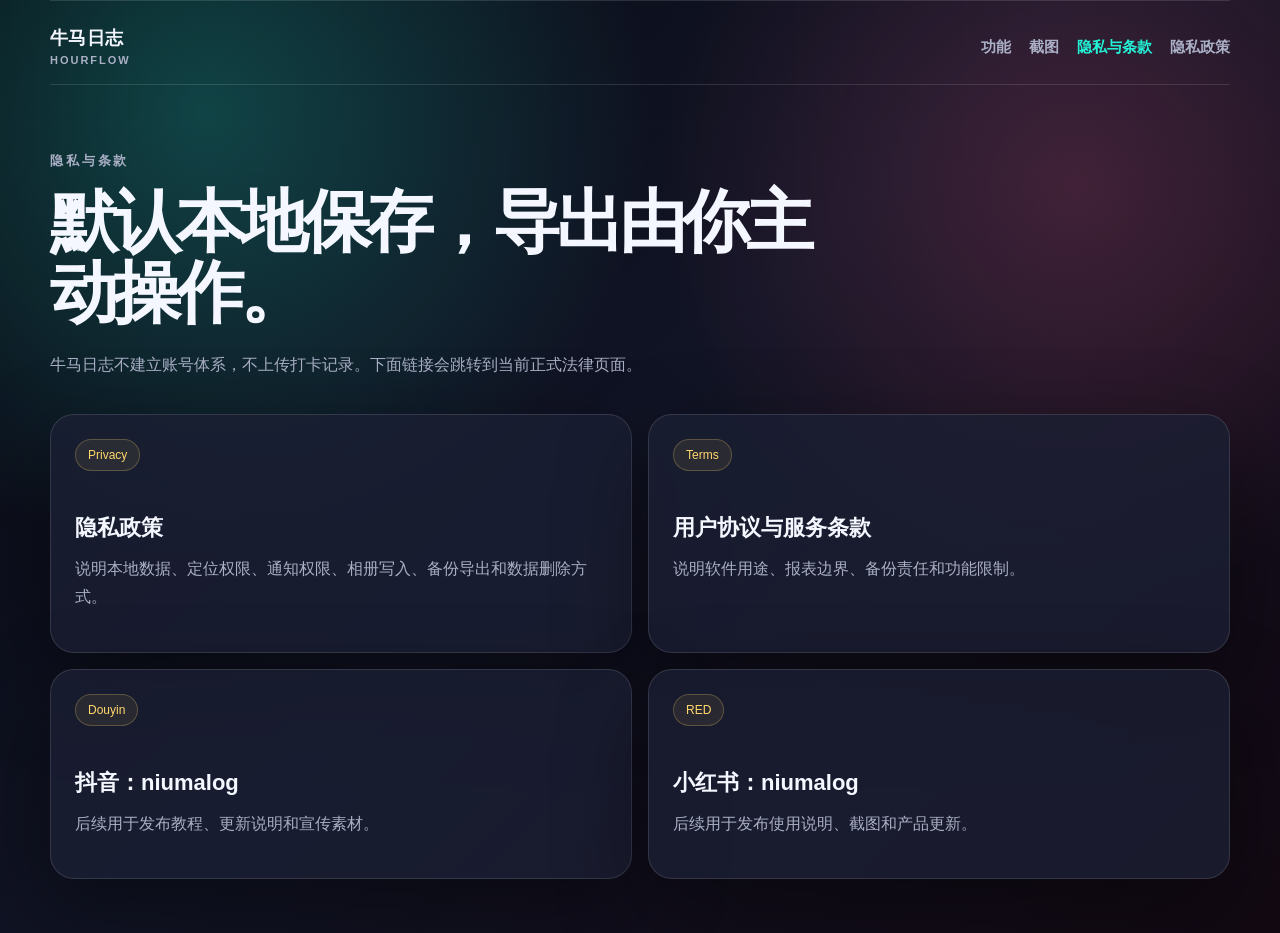
<file: legal.html>
<!doctype html>
<html lang="zh-CN">
<head>
  <meta charset="utf-8">
  <meta name="viewport" content="width=device-width, initial-scale=1, viewport-fit=cover">
  <title>牛马日志｜隐私与条款</title>
  <meta name="description" content="牛马日志隐私政策、用户协议和官方账号入口。">
  <link rel="canonical" href="https://www.niumalog.com/legal.html">
  <meta property="og:type" content="website">
  <meta property="og:site_name" content="牛马日志">
  <meta property="og:title" content="牛马日志｜隐私与条款">
  <meta property="og:description" content="查看牛马日志隐私政策、用户协议和官方账号入口。">
  <meta property="og:url" content="https://www.niumalog.com/legal.html">
  <link rel="stylesheet" href="./styles.css?v=20260608-desktop-home-device">
  <script src="./site.js?v=20260608-menu-dismiss" defer></script>
</head>
<body class="page-legal">
  <header class="site-header">
    <a class="brand-lockup" href="./index.html" aria-label="牛马日志首页">
      <span class="brand-mark">牛</span>
      <span><strong>牛马日志</strong><small>HourFlow</small></span>
    </a>
    <nav class="nav-links" aria-label="主导航">
      <a href="./features.html">功能</a>
      <a href="./screenshots.html">截图</a>
      <a class="active" href="./legal.html">隐私与条款</a>
      <a href="./privacy.html">隐私政策</a>
    </nav>
    <details class="site-menu">
      <summary>菜单</summary>
      <div class="site-menu-panel">
        <a href="./features.html">功能</a>
        <a href="./screenshots.html">截图</a>
        <a class="active" href="./legal.html">隐私与条款</a>
        <a href="./privacy.html">隐私政策</a>
      </div>
    </details>
  </header>

  <main class="page-shell subpage-shell">
    <section class="page-title">
      <p class="eyebrow">隐私与条款</p>
      <h1>默认本地保存，导出由你主动操作。</h1>
      <p>牛马日志不建立账号体系，不上传打卡记录。下面链接会跳转到当前正式法律页面。</p>
    </section>

    <section class="legal-grid">
      <a class="legal-card" href="./privacy.html">
        <span class="feature-index">Privacy</span>
        <h3>隐私政策</h3>
        <p>说明本地数据、定位权限、通知权限、相册写入、备份导出和数据删除方式。</p>
      </a>
      <a class="legal-card" href="./terms.html">
        <span class="feature-index">Terms</span>
        <h3>用户协议与服务条款</h3>
        <p>说明软件用途、报表边界、备份责任和功能限制。</p>
      </a>
      <a class="legal-card" href="https://www.douyin.com/search/niumalog">
        <span class="feature-index">Douyin</span>
        <h3>抖音：niumalog</h3>
        <p>后续用于发布教程、更新说明和宣传素材。</p>
      </a>
      <a class="legal-card" href="https://www.xiaohongshu.com/search_result?keyword=niumalog">
        <span class="feature-index">RED</span>
        <h3>小红书：niumalog</h3>
        <p>后续用于发布使用说明、截图和产品更新。</p>
      </a>
    </section>
  </main>

  <footer class="site-footer compact-footer">
    <strong>牛马日志</strong>
    <p class="footer-note">隐私与条款入口保留在顶部，底部不再重复放导航菜单。</p>
  </footer>
</body>
</html>
</file>
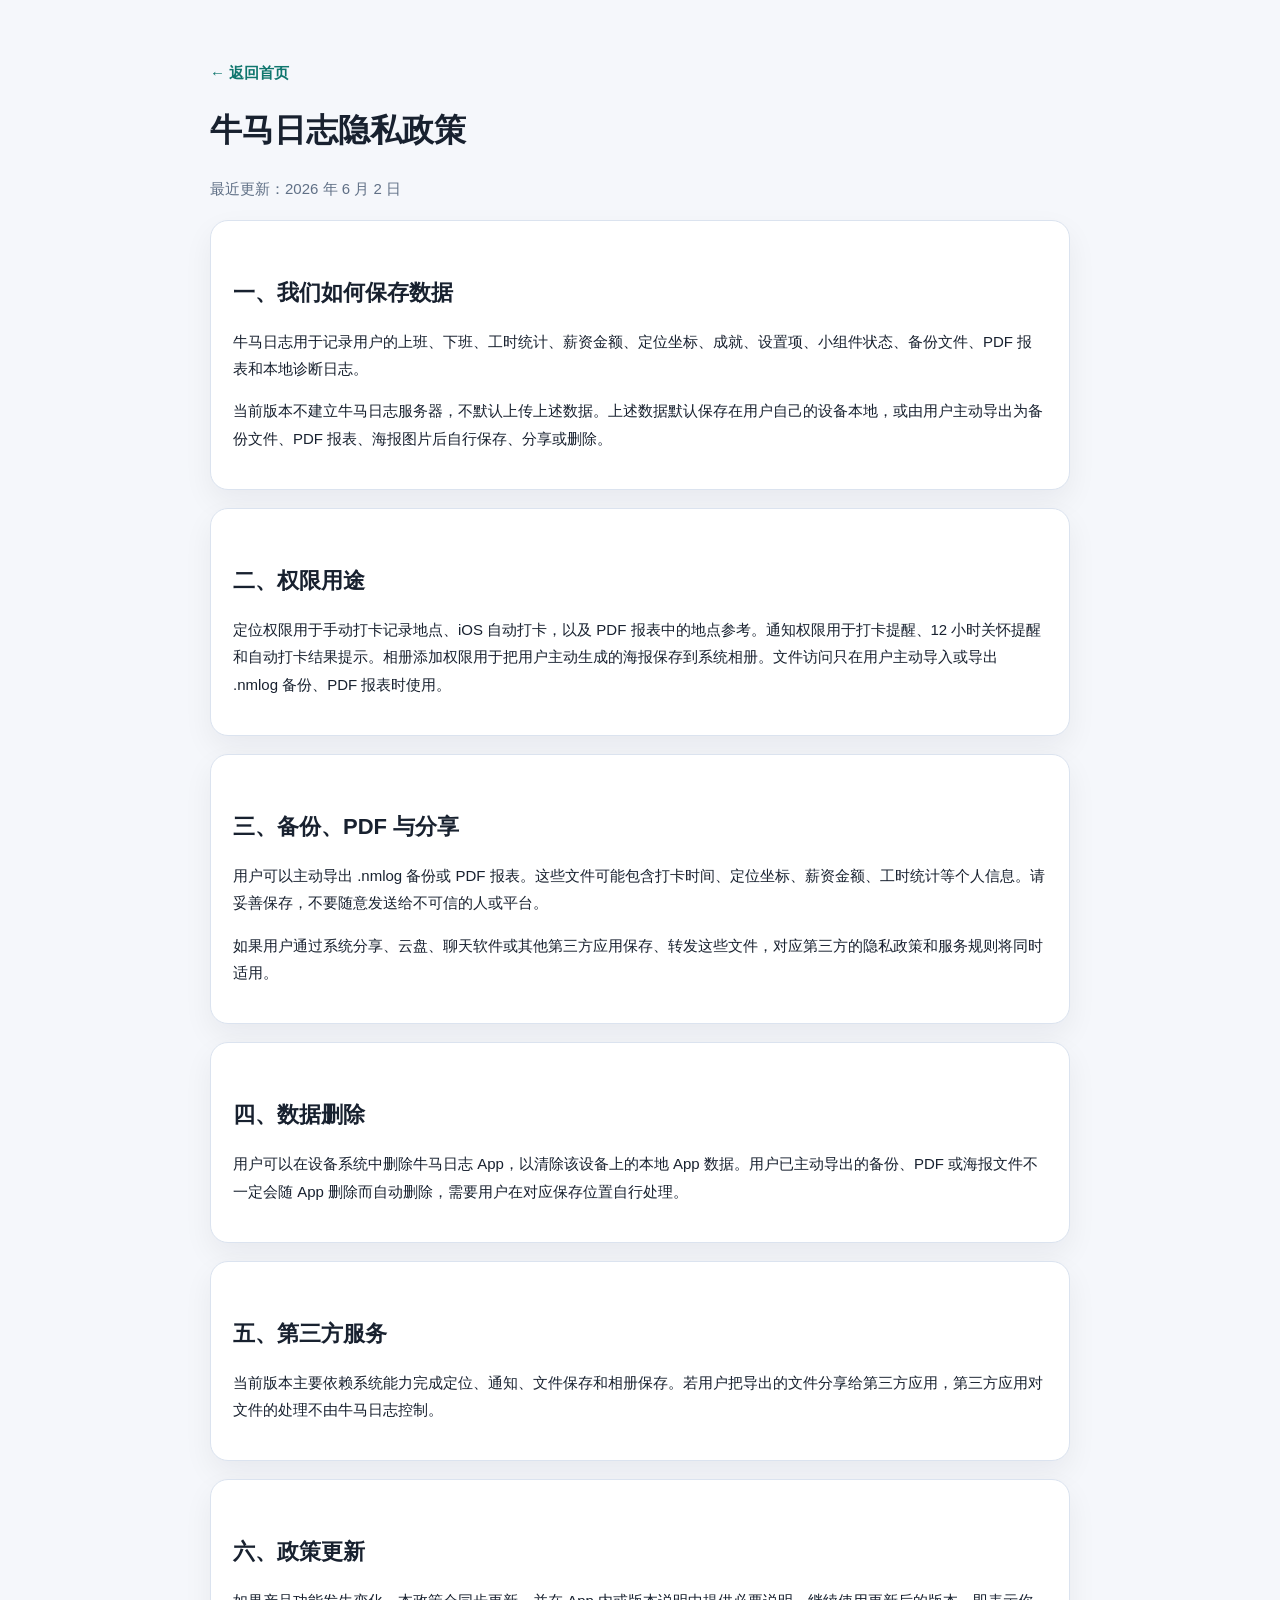
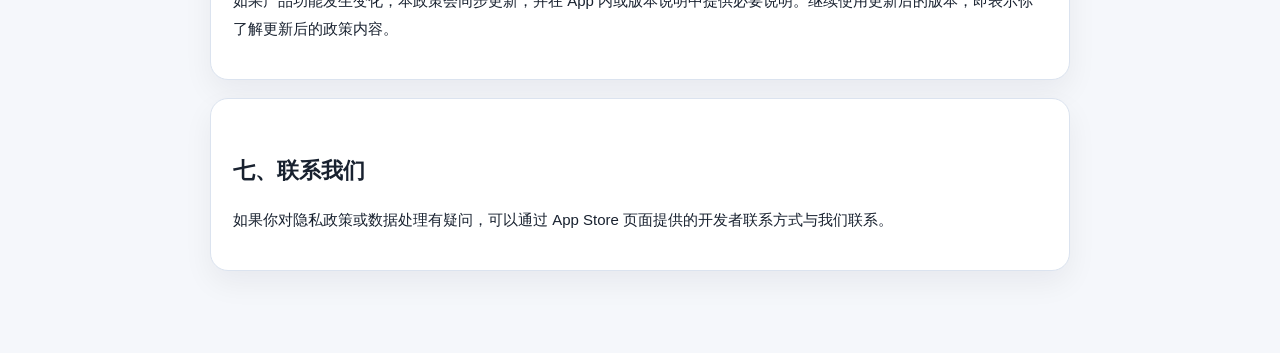
<file: privacy.html>
<!doctype html>
<html lang="zh-CN">
<head>
  <meta charset="utf-8">
  <meta name="viewport" content="width=device-width, initial-scale=1">
  <title>牛马日志隐私政策</title>
  <meta name="description" content="牛马日志隐私政策，说明本地数据、定位与通知权限、备份导出和数据删除方式。">
  <link rel="canonical" href="https://www.niumalog.com/privacy.html">
  <meta property="og:type" content="website">
  <meta property="og:site_name" content="牛马日志">
  <meta property="og:title" content="牛马日志隐私政策">
  <meta property="og:description" content="了解牛马日志如何处理本地数据、权限、备份导出和数据删除。">
  <meta property="og:url" content="https://www.niumalog.com/privacy.html">
  <style>
    :root { color-scheme: light dark; --accent:#0f766e; --text:#18212f; --muted:#607086; --card:#ffffff; --bg:#f5f7fb; --line:#dbe3ef; }
    @media (prefers-color-scheme: dark) { :root { --text:#edf3ff; --muted:#a8b3c7; --card:#151b28; --bg:#0b1020; --line:#2a3448; } }
    body { margin:0; font-family:-apple-system,BlinkMacSystemFont,"PingFang SC","Microsoft YaHei",sans-serif; background:var(--bg); color:var(--text); line-height:1.82; }
    main { max-width:860px; margin:0 auto; padding:44px 18px 64px; }
    h1 { margin:0 0 8px; font-size:32px; }
    h2 { margin:30px 0 10px; font-size:22px; }
    p, li { font-size:15px; }
    a { color:var(--accent); text-decoration:none; font-weight:700; }
    .card { background:var(--card); border:1px solid var(--line); border-radius:18px; padding:22px; margin:18px 0; box-shadow:0 12px 30px rgba(15,23,42,.06); }
    .muted { color:var(--muted); }
  </style>
</head>
<body>
<main>
  <p><a href="index.html">← 返回首页</a></p>
  <h1>牛马日志隐私政策</h1>
  <p class="muted">最近更新：2026 年 6 月 2 日</p>

  <section class="card">
    <h2>一、我们如何保存数据</h2>
    <p>牛马日志用于记录用户的上班、下班、工时统计、薪资金额、定位坐标、成就、设置项、小组件状态、备份文件、PDF 报表和本地诊断日志。</p>
    <p>当前版本不建立牛马日志服务器，不默认上传上述数据。上述数据默认保存在用户自己的设备本地，或由用户主动导出为备份文件、PDF 报表、海报图片后自行保存、分享或删除。</p>
  </section>

  <section class="card">
    <h2>二、权限用途</h2>
    <p>定位权限用于手动打卡记录地点、iOS 自动打卡，以及 PDF 报表中的地点参考。通知权限用于打卡提醒、12 小时关怀提醒和自动打卡结果提示。相册添加权限用于把用户主动生成的海报保存到系统相册。文件访问只在用户主动导入或导出 .nmlog 备份、PDF 报表时使用。</p>
  </section>

  <section class="card">
    <h2>三、备份、PDF 与分享</h2>
    <p>用户可以主动导出 .nmlog 备份或 PDF 报表。这些文件可能包含打卡时间、定位坐标、薪资金额、工时统计等个人信息。请妥善保存，不要随意发送给不可信的人或平台。</p>
    <p>如果用户通过系统分享、云盘、聊天软件或其他第三方应用保存、转发这些文件，对应第三方的隐私政策和服务规则将同时适用。</p>
  </section>

  <section class="card">
    <h2>四、数据删除</h2>
    <p>用户可以在设备系统中删除牛马日志 App，以清除该设备上的本地 App 数据。用户已主动导出的备份、PDF 或海报文件不一定会随 App 删除而自动删除，需要用户在对应保存位置自行处理。</p>
  </section>

  <section class="card">
    <h2>五、第三方服务</h2>
    <p>当前版本主要依赖系统能力完成定位、通知、文件保存和相册保存。若用户把导出的文件分享给第三方应用，第三方应用对文件的处理不由牛马日志控制。</p>
  </section>

  <section class="card">
    <h2>六、政策更新</h2>
    <p>如果产品功能发生变化，本政策会同步更新，并在 App 内或版本说明中提供必要说明。继续使用更新后的版本，即表示你了解更新后的政策内容。</p>
  </section>

  <section class="card">
    <h2>七、联系我们</h2>
    <p>如果你对隐私政策或数据处理有疑问，可以通过 App Store 页面提供的开发者联系方式与我们联系。</p>
  </section>
</main>
</body>
</html>
</file>
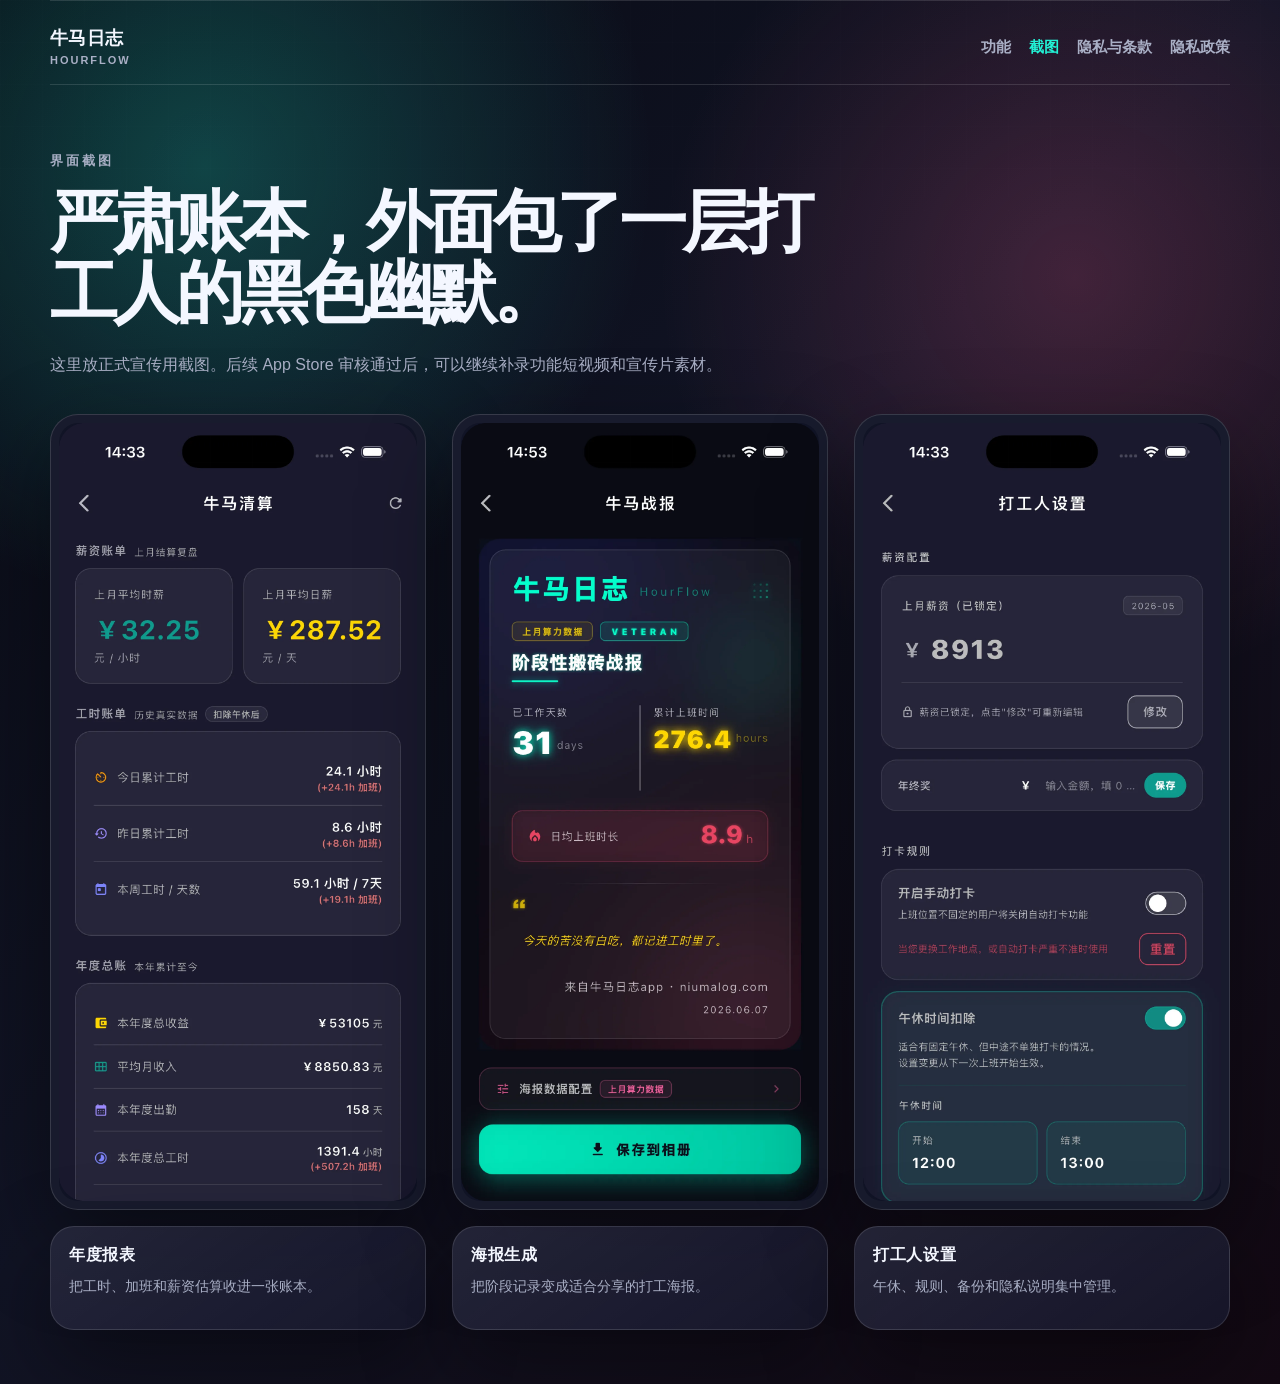
<file: screenshots.html>
<!doctype html>
<html lang="zh-CN">
<head>
  <meta charset="utf-8">
  <meta name="viewport" content="width=device-width, initial-scale=1, viewport-fit=cover">
  <title>牛马日志｜截图</title>
  <meta name="description" content="牛马日志 App 界面截图：年度报表、海报生成、打工人设置。">
  <link rel="canonical" href="https://www.niumalog.com/screenshots.html">
  <meta property="og:type" content="website">
  <meta property="og:site_name" content="牛马日志">
  <meta property="og:title" content="牛马日志｜截图">
  <meta property="og:description" content="查看牛马日志 App 的年度报表、海报生成和设置界面。">
  <meta property="og:url" content="https://www.niumalog.com/screenshots.html">
  <link rel="stylesheet" href="./styles.css?v=20260608-desktop-home-device">
  <script src="./site.js?v=20260608-menu-dismiss" defer></script>
</head>
<body class="page-screenshots">
  <header class="site-header">
    <a class="brand-lockup" href="./index.html" aria-label="牛马日志首页">
      <span class="brand-mark">牛</span>
      <span><strong>牛马日志</strong><small>HourFlow</small></span>
    </a>
    <nav class="nav-links" aria-label="主导航">
      <a href="./features.html">功能</a>
      <a class="active" href="./screenshots.html">截图</a>
      <a href="./legal.html">隐私与条款</a>
      <a href="./privacy.html">隐私政策</a>
    </nav>
    <details class="site-menu">
      <summary>菜单</summary>
      <div class="site-menu-panel">
        <a href="./features.html">功能</a>
        <a class="active" href="./screenshots.html">截图</a>
        <a href="./legal.html">隐私与条款</a>
        <a href="./privacy.html">隐私政策</a>
      </div>
    </details>
  </header>

  <main class="page-shell subpage-shell">
    <section class="page-title">
      <p class="eyebrow">界面截图</p>
      <h1>严肃账本，外面包了一层打工人的黑色幽默。</h1>
      <p>这里放正式宣传用截图。后续 App Store 审核通过后，可以继续补录功能短视频和宣传片素材。</p>
      <p class="mobile-swipe-hint">左右滑动查看截图</p>
    </section>

    <section class="screenshot-showcase screenshot-page-grid">
      <article class="screenshot-card">
        <figure class="phone-frame small-phone">
          <img src="./assets/report.webp" alt="牛马日志年度报表截图">
        </figure>
        <div class="screenshot-note">
          <strong>年度报表</strong>
          <span>把工时、加班和薪资估算收进一张账本。</span>
        </div>
      </article>
      <article class="screenshot-card">
        <figure class="phone-frame small-phone">
          <img src="./assets/poster.webp" alt="牛马日志海报生成截图">
        </figure>
        <div class="screenshot-note">
          <strong>海报生成</strong>
          <span>把阶段记录变成适合分享的打工海报。</span>
        </div>
      </article>
      <article class="screenshot-card">
        <figure class="phone-frame small-phone">
          <img src="./assets/settings.webp" alt="牛马日志设置页截图">
        </figure>
        <div class="screenshot-note">
          <strong>打工人设置</strong>
          <span>午休、规则、备份和隐私说明集中管理。</span>
        </div>
      </article>
    </section>
  </main>

  <footer class="site-footer compact-footer">
    <strong>牛马日志</strong>
    <p class="footer-note">顶部看导航，底部只保留品牌与页面收口说明。</p>
  </footer>
</body>
</html>
</file>
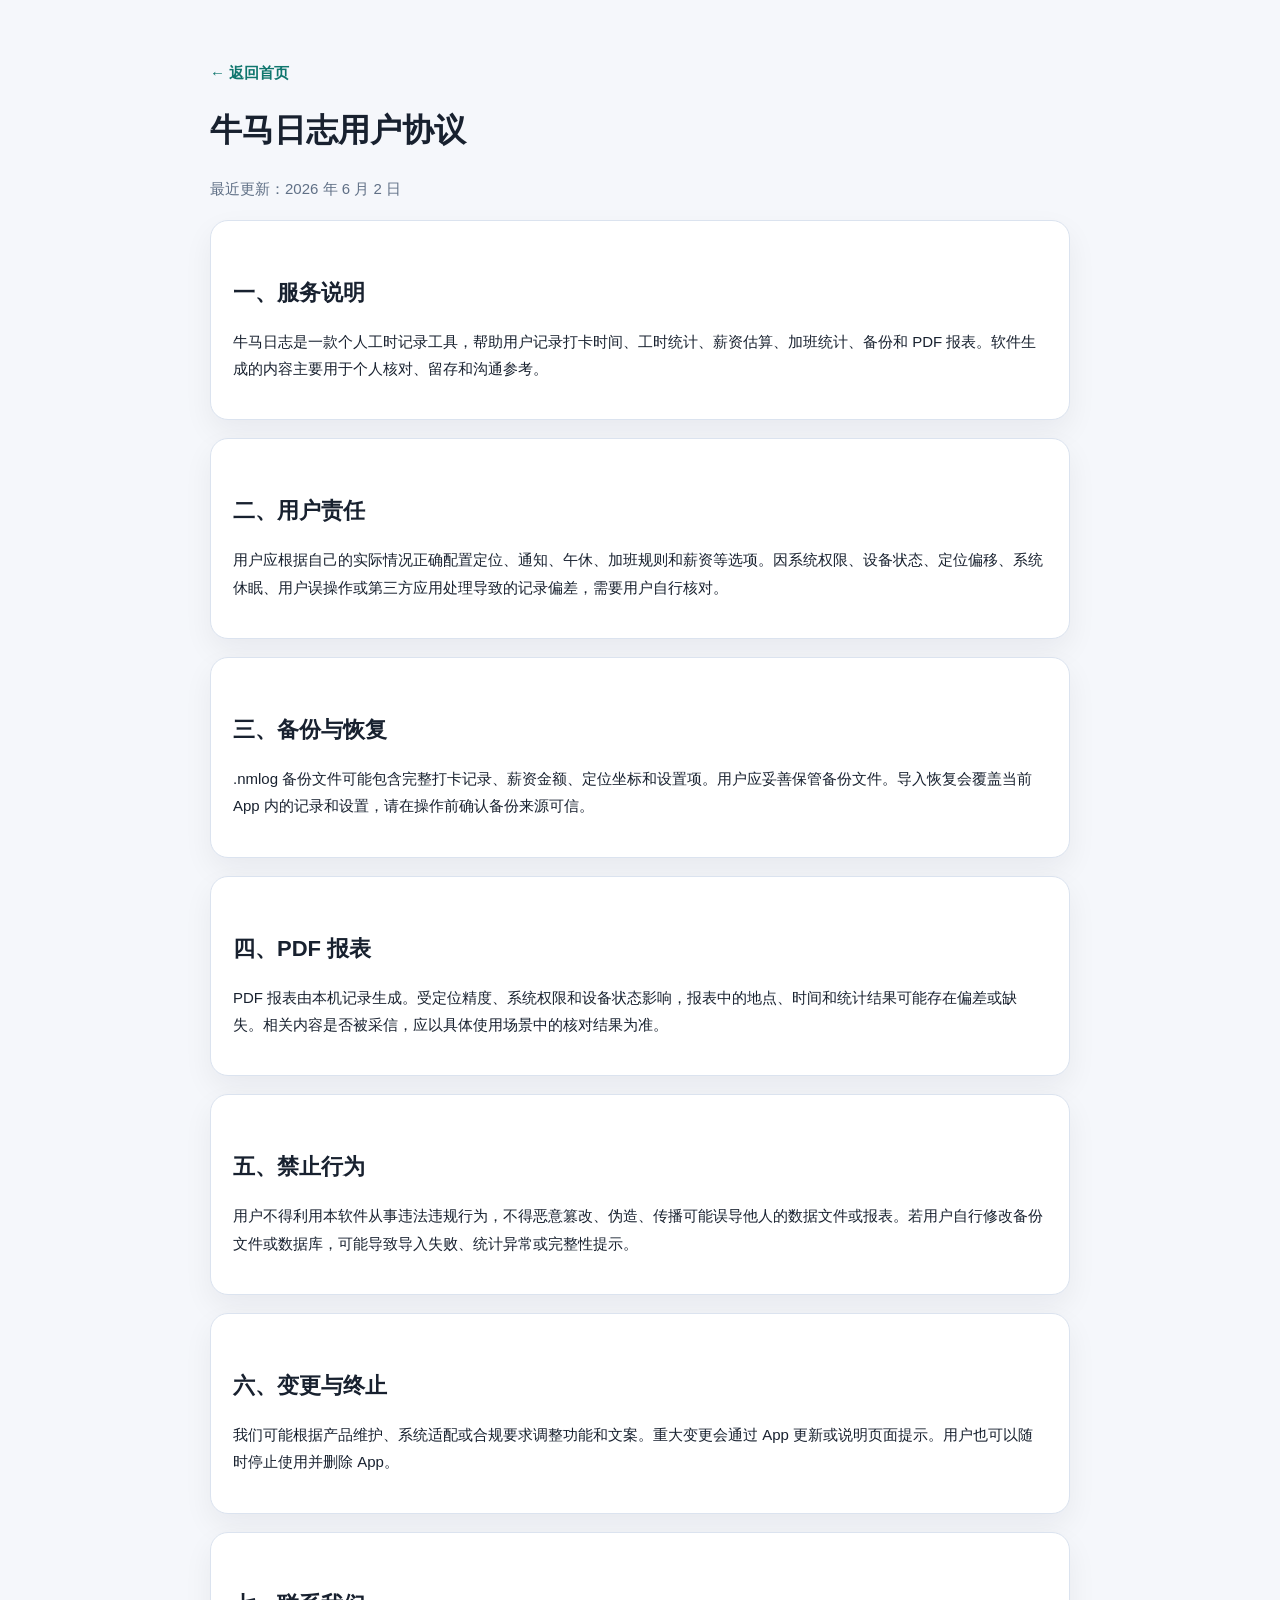
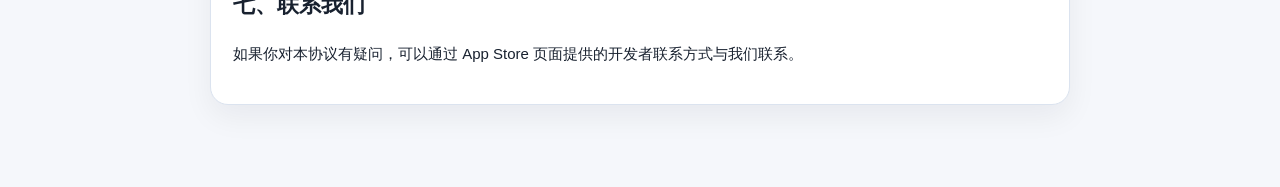
<file: terms.html>
<!doctype html>
<html lang="zh-CN">
<head>
  <meta charset="utf-8">
  <meta name="viewport" content="width=device-width, initial-scale=1">
  <title>牛马日志用户协议</title>
  <meta name="description" content="牛马日志用户协议，说明服务用途、用户责任、备份恢复、PDF 报表和功能边界。">
  <link rel="canonical" href="https://www.niumalog.com/terms.html">
  <meta property="og:type" content="website">
  <meta property="og:site_name" content="牛马日志">
  <meta property="og:title" content="牛马日志用户协议">
  <meta property="og:description" content="查看牛马日志的服务用途、用户责任、备份恢复和功能边界。">
  <meta property="og:url" content="https://www.niumalog.com/terms.html">
  <style>
    :root { color-scheme: light dark; --accent:#0f766e; --text:#18212f; --muted:#607086; --card:#ffffff; --bg:#f5f7fb; --line:#dbe3ef; }
    @media (prefers-color-scheme: dark) { :root { --text:#edf3ff; --muted:#a8b3c7; --card:#151b28; --bg:#0b1020; --line:#2a3448; } }
    body { margin:0; font-family:-apple-system,BlinkMacSystemFont,"PingFang SC","Microsoft YaHei",sans-serif; background:var(--bg); color:var(--text); line-height:1.82; }
    main { max-width:860px; margin:0 auto; padding:44px 18px 64px; }
    h1 { margin:0 0 8px; font-size:32px; }
    h2 { margin:30px 0 10px; font-size:22px; }
    p, li { font-size:15px; }
    a { color:var(--accent); text-decoration:none; font-weight:700; }
    .card { background:var(--card); border:1px solid var(--line); border-radius:18px; padding:22px; margin:18px 0; box-shadow:0 12px 30px rgba(15,23,42,.06); }
    .muted { color:var(--muted); }
  </style>
</head>
<body>
<main>
  <p><a href="index.html">← 返回首页</a></p>
  <h1>牛马日志用户协议</h1>
  <p class="muted">最近更新：2026 年 6 月 2 日</p>

  <section class="card">
    <h2>一、服务说明</h2>
    <p>牛马日志是一款个人工时记录工具，帮助用户记录打卡时间、工时统计、薪资估算、加班统计、备份和 PDF 报表。软件生成的内容主要用于个人核对、留存和沟通参考。</p>
  </section>

  <section class="card">
    <h2>二、用户责任</h2>
    <p>用户应根据自己的实际情况正确配置定位、通知、午休、加班规则和薪资等选项。因系统权限、设备状态、定位偏移、系统休眠、用户误操作或第三方应用处理导致的记录偏差，需要用户自行核对。</p>
  </section>

  <section class="card">
    <h2>三、备份与恢复</h2>
    <p>.nmlog 备份文件可能包含完整打卡记录、薪资金额、定位坐标和设置项。用户应妥善保管备份文件。导入恢复会覆盖当前 App 内的记录和设置，请在操作前确认备份来源可信。</p>
  </section>

  <section class="card">
    <h2>四、PDF 报表</h2>
    <p>PDF 报表由本机记录生成。受定位精度、系统权限和设备状态影响，报表中的地点、时间和统计结果可能存在偏差或缺失。相关内容是否被采信，应以具体使用场景中的核对结果为准。</p>
  </section>

  <section class="card">
    <h2>五、禁止行为</h2>
    <p>用户不得利用本软件从事违法违规行为，不得恶意篡改、伪造、传播可能误导他人的数据文件或报表。若用户自行修改备份文件或数据库，可能导致导入失败、统计异常或完整性提示。</p>
  </section>

  <section class="card">
    <h2>六、变更与终止</h2>
    <p>我们可能根据产品维护、系统适配或合规要求调整功能和文案。重大变更会通过 App 更新或说明页面提示。用户也可以随时停止使用并删除 App。</p>
  </section>

  <section class="card">
    <h2>七、联系我们</h2>
    <p>如果你对本协议有疑问，可以通过 App Store 页面提供的开发者联系方式与我们联系。</p>
  </section>
</main>
</body>
</html>
</file>
<file: assets/index-B6Kt5EgK.css>
:root{color:#0c2b55;background:#edf7fd;font-family:-apple-system,BlinkMacSystemFont,SF Pro Display,PingFang SC,Microsoft YaHei,sans-serif;font-synthesis:none;text-rendering:optimizeLegibility;--page-background: #edf7fd;--surface-background: #ffffff;--mist-background: #e1f2fc;--mist-strong-background: #d0eafa;--navy-text: #0c2b55;--body-text: #405f7d;--muted-text: #728aa0;--line-color: #c8e0ef;--ios-button: #276fda;--ios-button-hover: #205eb9;--android-button: #16884f;--android-button-hover: #116c3e;--accent-blue: #2484ed;--accent-green: #35b66e;--accent-orange: #ff8539;--accent-purple: #8e52e8;--content-width: 1180px;--shadow-soft: 0 24px 60px rgba(24, 76, 116, .14)}*{box-sizing:border-box}html{scroll-behavior:smooth}body{margin:0;min-width:320px;min-height:100vh;color:var(--navy-text);background:var(--page-background);-webkit-font-smoothing:antialiased}body,button,a{font:inherit}a{color:inherit;text-decoration:none}button,a{-webkit-tap-highlight-color:transparent}button:focus-visible,a:focus-visible{outline:3px solid rgba(36,132,237,.42);outline-offset:4px}img{display:block;max-width:100%}p,h1,h2,h3,figure{margin:0}.site-shell{overflow-x:clip}.section-container{width:min(calc(100% - 48px),var(--content-width));margin-inline:auto}.site-header{position:sticky;z-index:30;top:0;border-bottom:1px solid rgba(200,224,239,.72);background:#edf7fdeb;-webkit-backdrop-filter:blur(18px);backdrop-filter:blur(18px)}.site-header__inner{width:min(calc(100% - 48px),var(--content-width));min-height:72px;margin-inline:auto;display:flex;align-items:center;justify-content:space-between;gap:32px}.brand{display:inline-flex;align-items:center;gap:10px;font-size:20px;font-weight:800;letter-spacing:-.03em}.brand img{width:48px;height:48px;object-fit:contain}.desktop-navigation{display:flex;align-items:center;gap:30px;color:var(--body-text);font-size:14px;font-weight:700}.desktop-navigation a,.site-footer a{transition:color .16s ease}.desktop-navigation a:hover,.site-footer a:hover{color:var(--accent-blue)}.mobile-navigation{display:none;position:relative;z-index:1;align-items:center;gap:7px}.mobile-navigation__backdrop{position:fixed;z-index:1;top:0;right:0;bottom:0;left:0;padding:0;border:0;background:transparent;cursor:default}.mobile-navigation__download,.mobile-navigation__toggle{position:relative;z-index:3}.mobile-navigation__download{min-height:36px;padding:8px 17px;border-radius:999px;color:#fff;background:var(--ios-button);font-size:14px;font-weight:800}.mobile-navigation__toggle{width:40px;height:40px;padding:0;border:0;border-radius:12px;display:grid;place-items:center;color:var(--navy-text);background:transparent;cursor:pointer}.mobile-navigation__menu{position:absolute;z-index:2;top:48px;right:0;width:182px;padding:9px;border:1px solid var(--line-color);border-radius:16px;display:grid;background:#fff;box-shadow:var(--shadow-soft)}.mobile-navigation__menu a{padding:12px 13px;border-radius:10px;color:var(--body-text);font-weight:700}.mobile-navigation__menu a:hover{color:var(--navy-text);background:var(--mist-background)}.hero{min-height:720px;padding-block:46px 52px;display:grid;grid-template-columns:minmax(0,.9fr) minmax(500px,1.1fr);grid-template-areas:"copy visual" "downloads visual";grid-template-rows:auto auto;align-items:center;align-content:center;column-gap:44px;row-gap:28px}.hero__copy{grid-area:copy;align-self:end}.eyebrow{color:var(--accent-blue);font-size:15px;font-weight:760;letter-spacing:.04em}.hero h1{max-width:600px;margin-top:18px;font-size:clamp(72px,6.4vw,94px);line-height:.94;letter-spacing:-.07em}.hero__lead{max-width:500px;margin-top:30px;color:var(--navy-text);font-size:22px;font-weight:700;line-height:1.5}.hero__supporting{margin-top:12px;color:var(--muted-text);font-size:16px;line-height:1.6}.hero__downloads{grid-area:downloads;align-self:start}.download-choices{display:grid;grid-template-columns:repeat(2,minmax(0,1fr));gap:14px}.download-choice{min-width:0;display:grid;gap:8px;text-align:center}.download-button{min-height:54px;padding:14px 17px;border-radius:14px;display:inline-flex;align-items:center;justify-content:center;gap:9px;color:#fff;font-size:16px;font-weight:800;box-shadow:0 11px 25px #18476c24;transition:transform .16s ease,background-color .16s ease}.download-button:hover{transform:translateY(-2px)}.download-button--ios{background:var(--ios-button)}.download-button--ios:hover{background:var(--ios-button-hover)}.download-button--android{background:var(--android-button)}.download-button--android:hover{background:var(--android-button-hover)}.download-requirement{color:var(--muted-text);font-size:12px}.hero__visual{grid-area:visual;min-height:610px;position:relative;display:flex;align-items:center;justify-content:flex-end}.hero__visual-backdrop{position:absolute;top:4%;right:-15%;bottom:2%;left:12%;border-radius:54% 18% 46% 34%;background:radial-gradient(circle at 70% 15%,rgba(255,255,255,.9),transparent 28%),linear-gradient(150deg,#caeaff 4%,#b9e1f9 56%,#d9effb)}.hero__mascot{position:absolute;z-index:3;left:-4px;top:180px;width:300px;height:300px;object-fit:contain;filter:drop-shadow(0 20px 22px rgba(31,80,116,.2));transform:rotate(-4deg)}.product-figure{min-width:0;display:grid;gap:10px;justify-items:center}.product-figure img{width:100%;height:auto}.product-figure figcaption{color:var(--muted-text);font-size:11px;line-height:1.4;text-align:center}.hero__screen{position:relative;z-index:2;width:350px;margin-right:12px}.hero__screen img{border-radius:28px;box-shadow:var(--shadow-soft)}.story-section,.salary-section{min-height:520px;padding-block:66px;border-top:1px solid var(--line-color);display:grid;grid-template-columns:minmax(0,.84fr) minmax(500px,1.16fr);align-items:center;gap:60px}.story-section{grid-template-columns:minmax(0,.78fr) minmax(560px,1.22fr);gap:48px}.salary-section{min-height:400px}.section-copy h2,.auto-punch-section h2,.tools-section h2,.trust-section h2,.final-download h2{font-size:clamp(38px,3.45vw,52px);line-height:1.12;letter-spacing:-.045em}.feature-list{margin-top:36px;display:grid;gap:24px}.feature-item{display:grid;grid-template-columns:43px minmax(0,1fr);gap:15px;align-items:start}.feature-item__icon{width:43px;height:43px;border-radius:50%;display:grid;place-items:center;color:#fff;background:var(--accent-green)}.feature-item:nth-child(2) .feature-item__icon{background:var(--accent-blue)}.feature-item:nth-child(3) .feature-item__icon{background:var(--accent-orange)}.feature-item:nth-child(4) .feature-item__icon{background:#f7b720}.salary-section .feature-item:first-child .feature-item__icon{background:#fb5562}.salary-section .feature-item:nth-child(2) .feature-item__icon{background:var(--accent-purple)}.feature-item h3{font-size:18px;line-height:1.35}.feature-item p{margin-top:5px;color:var(--body-text);font-size:14px;line-height:1.55}.report-figure-grid{width:min(100%,660px);display:grid;grid-template-columns:repeat(2,minmax(0,1fr));align-items:end;gap:16px;justify-self:end}.report-figure-grid__item{width:100%}.report-figure-grid__item img{border-radius:24px;box-shadow:var(--shadow-soft)}.salary-section__figure{width:min(100%,570px);justify-self:end}.salary-section__figure img{border-radius:22px;box-shadow:var(--shadow-soft)}.auto-punch-section{border-top:1px solid var(--line-color);background:#fff}.auto-punch-section__inner{min-height:560px;padding-block:64px;display:grid;grid-template-columns:minmax(0,1fr) minmax(320px,.72fr);align-items:center;gap:70px}.section-kicker{margin-bottom:14px;color:var(--accent-green);font-size:14px;font-weight:800;letter-spacing:.06em}.auto-punch-section__lead{max-width:600px;margin-top:20px;color:var(--body-text);font-size:17px;line-height:1.65}.auto-punch-section .feature-list{margin-top:28px;gap:18px}.auto-punch-section .feature-item:first-child .feature-item__icon{background:var(--accent-green)}.auto-punch-section .feature-item:nth-child(2) .feature-item__icon{background:var(--accent-blue)}.auto-punch-section__boundary{max-width:610px;margin-top:24px;padding:14px 16px;border-left:4px solid var(--accent-blue);border-radius:0 12px 12px 0;color:var(--body-text);background:var(--mist-background);font-size:13px;line-height:1.6}.auto-punch-section__figure{width:min(100%,360px);justify-self:end}.auto-punch-section__figure img{border-radius:24px;box-shadow:var(--shadow-soft)}.tools-section{border-top:1px solid var(--line-color);background:var(--mist-background)}.tools-section__inner{min-height:350px;padding-block:48px;display:grid;grid-template-columns:minmax(0,.88fr) minmax(560px,1.12fr);align-items:center;gap:48px}.tools-section__copy>p{margin-top:16px;color:var(--body-text);font-size:16px;line-height:1.6}.tools-section__note{display:flex;align-items:flex-start;gap:9px;font-size:13px!important}.tools-section__note svg{flex:0 0 auto;margin-top:2px;color:var(--accent-blue)}.tools-section__figures{display:grid;grid-template-columns:repeat(2,minmax(0,1fr));align-items:start;gap:16px;justify-self:end}.tools-section__figure{width:100%}.tools-section__figure img{border-radius:26px;box-shadow:var(--shadow-soft)}.trust-section{border-top:1px solid var(--line-color);background:#fff}.trust-section__inner{min-height:248px;padding-block:44px}.trust-section__heading{display:grid;grid-template-columns:minmax(330px,.8fr) minmax(0,1.2fr);align-items:end;gap:46px}.trust-section__heading p{padding-bottom:5px;color:var(--body-text);font-size:15px;line-height:1.65}.feature-list--compact{margin-top:32px;grid-template-columns:repeat(4,minmax(0,1fr));gap:22px}.feature-list--compact .feature-item{grid-template-columns:34px minmax(0,1fr);gap:11px}.feature-list--compact .feature-item__icon{width:34px;height:34px}.feature-list--compact .feature-item h3{font-size:15px}.feature-list--compact .feature-item p{font-size:12px}.final-download{min-height:228px;margin-block:42px;padding:38px 42px;border-radius:28px;display:grid;grid-template-columns:minmax(0,.95fr) minmax(480px,1.05fr);align-items:center;gap:50px;background:var(--mist-background)}.final-download h2{font-size:clamp(34px,3.1vw,45px)}.final-download>div>p{margin-top:13px;color:var(--body-text);font-size:14px;line-height:1.6}.site-footer{border-top:1px solid var(--line-color);color:var(--muted-text);background:#fff}.site-footer__inner{min-height:88px;display:flex;align-items:center;justify-content:space-between;gap:28px;font-size:13px}.brand--small{color:var(--navy-text);font-size:15px}.brand--small img{width:34px;height:34px}.site-footer__links{display:flex;gap:26px}@media(max-width:1000px){.hero{grid-template-columns:minmax(0,.9fr) minmax(420px,1.1fr)}.hero__mascot{left:-24px;width:250px;height:250px}.hero__screen{width:310px}.story-section,.salary-section{grid-template-columns:minmax(0,.85fr) minmax(420px,1.15fr);gap:42px}.story-section{grid-template-columns:minmax(0,.78fr) minmax(500px,1.22fr)}.auto-punch-section__inner{gap:48px}.tools-section__inner{grid-template-columns:minmax(0,.8fr) minmax(500px,1.2fr);gap:34px}.feature-list--compact{grid-template-columns:repeat(2,minmax(0,1fr))}}@media(max-width:760px){.section-container,.site-header__inner{width:calc(100% - 36px)}.site-header__inner{min-height:64px}.brand{gap:7px;font-size:17px}.brand img{width:40px;height:40px}.desktop-navigation{display:none}.mobile-navigation{display:flex}.hero{min-height:auto;padding-block:30px 34px;grid-template-columns:1fr;grid-template-areas:"copy" "visual" "downloads";grid-template-rows:auto;row-gap:20px}.hero__copy{align-self:auto;padding-bottom:0}.eyebrow{font-size:13px}.hero h1{margin-top:12px;font-size:clamp(50px,14vw,60px);line-height:.98}.hero__lead{margin-top:16px;font-size:18px;line-height:1.45}.hero__supporting{margin-top:8px;font-size:14px}.hero__visual{min-height:365px}.hero__visual-backdrop{top:2%;right:-22px;bottom:0;left:8%;border-radius:42% 14% 35% 26%}.hero__mascot{display:none}.hero__screen{width:218px;margin-inline:auto}.hero__screen img{border-radius:21px}.download-choices{grid-template-columns:1fr;gap:12px}.download-button{min-height:49px;font-size:15px}.story-section,.salary-section{min-height:0;padding-block:30px;grid-template-columns:1fr;gap:30px}.section-copy h2,.auto-punch-section h2,.tools-section h2,.trust-section h2,.final-download h2{font-size:clamp(31px,8.3vw,38px)}.feature-list{margin-top:22px;gap:14px}.feature-item{grid-template-columns:38px minmax(0,1fr);gap:12px}.feature-item__icon{width:38px;height:38px}.feature-item h3{font-size:16px}.feature-item p{margin-top:3px;font-size:13px}.salary-section__figure{width:100%;justify-self:center}.report-figure-grid{width:100%;gap:10px;justify-self:center}.salary-section__figure img{max-height:160px;object-fit:contain}.auto-punch-section__inner{min-height:0;padding-block:30px;grid-template-columns:1fr;gap:26px}.auto-punch-section__lead{margin-top:14px;font-size:14px}.auto-punch-section .feature-list{margin-top:22px}.auto-punch-section__boundary{margin-top:20px;font-size:12px}.auto-punch-section__figure{width:min(100%,360px);justify-self:center}.tools-section__inner{min-height:0;padding-block:30px;grid-template-columns:1fr;gap:26px}.tools-section__copy>p{margin-top:12px;font-size:14px}.tools-section__note{font-size:12px!important}.tools-section__figures{width:100%;grid-template-columns:repeat(2,minmax(0,1fr));gap:10px;justify-self:center}.tools-section__figure img{border-radius:16px}.trust-section__inner{min-height:0;padding-block:30px}.trust-section__heading{grid-template-columns:1fr;gap:12px}.trust-section__heading p{font-size:13px}.feature-list--compact{margin-top:22px;grid-template-columns:1fr;gap:11px}.feature-list--compact .feature-item{grid-template-columns:34px minmax(0,1fr)}.final-download{min-height:0;margin-block:24px;padding:26px 20px;grid-template-columns:1fr;gap:26px}.final-download .download-choices{margin:0;grid-template-columns:repeat(2,minmax(0,1fr));gap:8px}.final-download .download-button{min-height:44px;padding-inline:8px;font-size:12px}.final-download .download-requirement{font-size:10px}.site-footer__inner{min-height:0;padding-block:20px;flex-wrap:wrap;gap:18px}.site-footer__links{order:3;width:100%}}@media(max-width:390px){.section-container,.site-header__inner{width:calc(100% - 28px)}.mobile-navigation__download{padding-inline:14px}.hero__visual{min-height:352px}.hero__screen{width:210px}}@media(prefers-reduced-motion:reduce){html{scroll-behavior:auto}.download-button,.desktop-navigation a,.site-footer a{transition:none}}
</file>
<file: styles.css>
:root {
  --bg: #080a13;
  --bg-ink: #111426;
  --panel: rgba(28, 31, 52, 0.78);
  --panel-strong: #1d2036;
  --text: #f4f7ff;
  --muted: #a9afc5;
  --line: rgba(255, 255, 255, 0.12);
  --cyan: #22f2d6;
  --gold: #ffd86b;
  --pink: #ff5f8f;
  --green: #41cdbb;
  --radius-xl: 36px;
  --radius-lg: 24px;
  --radius-md: 16px;
  --shadow: 0 34px 90px rgba(0, 0, 0, 0.42);
  --shell-width: min(1180px, calc(100% - 40px));
}

* { box-sizing: border-box; }

html {
  scroll-behavior: smooth;
  background: var(--bg);
}

body {
  min-width: 320px;
  margin: 0;
  color: var(--text);
  font-family: "PingFang SC", "Hiragino Sans GB", "Microsoft YaHei", sans-serif;
  background:
    radial-gradient(circle at 16% 12%, rgba(34, 242, 214, 0.24), transparent 28rem),
    radial-gradient(circle at 84% 20%, rgba(255, 95, 143, 0.20), transparent 26rem),
    linear-gradient(135deg, #080a13 0%, #111425 48%, #130913 100%);
}

body::before {
  content: "";
  position: fixed;
  inset: 0;
  pointer-events: none;
  opacity: 0.25;
  background-image:
    linear-gradient(rgba(255,255,255,0.04) 1px, transparent 1px),
    linear-gradient(90deg, rgba(255,255,255,0.04) 1px, transparent 1px);
  background-size: 42px 42px;
  mask-image: linear-gradient(to bottom, black, transparent 88%);
}

img { display: block; max-width: 100%; }
a { color: inherit; text-decoration: none; }
h1, h2, h3, p { margin-top: 0; }

.site-header,
.page-shell,
.site-footer {
  width: var(--shell-width);
  margin-inline: auto;
}

.site-header {
  position: static;
  z-index: 10;
  display: flex;
  align-items: center;
  justify-content: space-between;
  min-height: auto;
  margin-top: 0;
  padding: 28px 0 18px;
  border-top: 1px solid var(--line);
  border-bottom: 1px solid var(--line);
  background: transparent;
}

.brand-lockup {
  display: inline-flex;
  align-items: center;
  gap: 12px;
  min-width: 0;
}

.brand-mark {
  display: none;
  place-items: center;
  flex: 0 0 auto;
  width: 42px;
  height: 42px;
  border-radius: 14px;
  color: #07110f;
  font-weight: 900;
  background: linear-gradient(135deg, var(--cyan), var(--green));
  box-shadow: 0 0 28px rgba(34, 242, 214, 0.42);
}

.brand-lockup strong,
.brand-lockup small {
  display: block;
  white-space: nowrap;
}

.brand-lockup strong {
  font-size: 18px;
  letter-spacing: 0.02em;
  line-height: 1.1;
}

.brand-lockup small {
  display: block;
  margin-top: 6px;
  color: var(--muted);
  font-size: 11px;
  font-weight: 600;
  letter-spacing: 0.18em;
  line-height: 1;
  text-transform: uppercase;
}

.nav-links {
  display: flex;
  align-items: center;
  gap: 18px;
  color: var(--muted);
  font-size: 15px;
  font-weight: 600;
}

.nav-links a {
  padding: 4px 0;
}

.nav-links a:hover,
.nav-links .active {
  color: var(--cyan);
}

.site-menu {
  display: none;
}

.site-menu summary {
  list-style: none;
}

.site-menu summary::-webkit-details-marker {
  display: none;
}

.home-shell {
  padding-bottom: 46px;
}

.hero-section {
  display: grid;
  grid-template-columns: minmax(0, 1.02fr) minmax(320px, 0.78fr);
  gap: 46px;
  align-items: center;
  min-height: calc(100svh - 96px);
  padding: 40px 0 30px;
}

.compact-hero {
  min-height: min(760px, calc(100svh - 96px));
}

.eyebrow {
  margin: 0 0 14px;
  color: var(--cyan);
  font-size: 13px;
  font-weight: 800;
  letter-spacing: 0.22em;
  text-transform: uppercase;
}

h1 {
  max-width: 760px;
  margin-bottom: 24px;
  font-size: clamp(42px, 6vw, 76px);
  line-height: 1.04;
  letter-spacing: -0.07em;
}

h2 {
  margin-bottom: 16px;
  font-size: clamp(28px, 4vw, 48px);
  line-height: 1.1;
  letter-spacing: -0.05em;
}

h3 {
  margin-bottom: 12px;
  font-size: 22px;
}

.hero-lede,
.page-title p,
.download-panel p,
.feature-card p,
.screenshot-note span,
.legal-card p,
.site-footer,
.footer-links {
  color: var(--muted);
  line-height: 1.78;
}

.hero-lede {
  max-width: 660px;
  font-size: 18px;
}

.hero-actions,
.download-actions {
  display: flex;
  flex-wrap: wrap;
  gap: 14px;
  margin: 34px 0 24px;
}

.page-home .hero-actions {
  display: grid;
  grid-template-columns: repeat(2, minmax(0, 1fr));
  width: min(100%, 360px);
  align-items: start;
}

.primary-button,
.ghost-button {
  display: inline-flex;
  align-items: center;
  justify-content: center;
  min-height: 48px;
  padding: 0 22px;
  border-radius: 999px;
  font-weight: 800;
  letter-spacing: 0.04em;
}

.primary-button {
  color: #07110f;
  background: linear-gradient(135deg, var(--cyan), var(--gold));
  box-shadow: 0 18px 50px rgba(34, 242, 214, 0.26);
}

.ghost-button {
  border: 1px solid var(--line);
  color: var(--text);
  background: rgba(255, 255, 255, 0.04);
}

.android-download-button {
  background: linear-gradient(135deg, var(--green), var(--cyan));
}

.platform-download-option {
  display: grid;
  min-width: 0;
  gap: 10px;
}

.platform-download-option .primary-button {
  width: 100%;
  white-space: nowrap;
}

.platform-system-requirement {
  margin: 0;
  color: var(--muted);
  font-size: 12px;
  line-height: 1.5;
  text-align: center;
  white-space: nowrap;
}

.hero-notes {
  display: flex;
  flex-wrap: wrap;
  gap: 10px;
}

.mobile-hero-preview {
  display: none;
}

.hero-notes span,
.feature-index {
  padding: 8px 12px;
  border: 1px solid rgba(34, 242, 214, 0.22);
  border-radius: 999px;
  color: #d9fff8;
  background: rgba(34, 242, 214, 0.08);
  font-size: 12px;
}

.hero-device {
  position: relative;
  display: grid;
  place-items: center;
  min-height: 600px;
}

.desktop-home-device {
  width: min(430px, 88vw);
  margin: -14px auto 0;
  border: 0;
  background: transparent;
  filter: drop-shadow(0 38px 70px rgba(0, 0, 0, 0.46));
}

.desktop-home-device img {
  width: 100%;
  height: auto;
}

.phone-frame {
  overflow: hidden;
  padding: 8px;
  border: 1px solid rgba(255,255,255,0.16);
  border-radius: 34px;
  background: #111426;
  box-shadow: var(--shadow), inset 0 0 0 8px rgba(255,255,255,0.03);
}

.phone-frame img {
  width: 100%;
  border-radius: 26px;
}

.phone-frame-main {
  width: min(360px, 84vw);
  margin: 0 auto;
  transform: rotate(2deg);
}

.floating-card {
  position: absolute;
  width: 210px;
  padding: 16px;
  border: 1px solid var(--line);
  border-radius: 20px;
  background: rgba(19, 22, 40, 0.82);
  backdrop-filter: blur(20px);
  box-shadow: var(--shadow);
}

.floating-card strong,
.floating-card span { display: block; }
.floating-card strong { margin-bottom: 6px; }
.floating-card span { color: var(--muted); font-size: 12px; line-height: 1.6; }
.card-top { top: 76px; left: -18px; }
.card-bottom { right: -14px; bottom: 86px; }

.download-panel,
.feature-card,
.screenshot-note,
.legal-card {
  border: 1px solid var(--line);
  border-radius: var(--radius-lg);
  background: var(--panel);
  box-shadow: var(--shadow);
}

.download-panel {
  display: flex;
  align-items: center;
  justify-content: space-between;
  gap: 28px;
  padding: 34px;
}

.download-panel h2 {
  font-size: clamp(26px, 3.2vw, 38px);
}

.download-actions {
  margin: 0;
  justify-content: flex-end;
}

.subpage-shell {
  padding: 64px 0 54px;
}

.page-title {
  max-width: 840px;
  margin-bottom: 34px;
}

.page-title h1 {
  font-size: clamp(38px, 5.6vw, 68px);
}

.feature-grid,
.legal-grid {
  display: grid;
  gap: 16px;
}

.feature-grid {
  grid-template-columns: repeat(3, minmax(0, 1fr));
}

.widget-showcase {
  display: grid;
  gap: 22px;
  margin: 0 0 34px;
}

.auto-punch-showcase {
  display: grid;
  gap: 22px;
  margin: 0 0 42px;
}

.shift-showcase {
  display: grid;
  gap: 22px;
  margin: 0 0 42px;
}

.payroll-showcase {
  display: grid;
  gap: 22px;
  margin: 0 0 42px;
}

.backup-showcase {
  display: grid;
  gap: 22px;
  margin: 0 0 42px;
}

.achievement-showcase {
  display: grid;
  gap: 22px;
  margin: 0 0 42px;
}

.privacy-showcase {
  display: grid;
  gap: 22px;
  margin: 0 0 42px;
}

.auto-punch-copy h2 {
  max-width: 620px;
}

.payroll-copy h2 {
  max-width: 720px;
}

.shift-copy h2 {
  max-width: 720px;
}

.backup-copy h2 {
  max-width: 720px;
}

.achievement-copy h2 {
  max-width: 760px;
}

.privacy-copy h2 {
  max-width: 720px;
}

.auto-punch-copy p:not(.eyebrow) {
  max-width: 620px;
  color: var(--muted);
  font-size: 16px;
  line-height: 1.78;
}

.payroll-copy p:not(.eyebrow) {
  max-width: 760px;
  color: var(--muted);
  font-size: 16px;
  line-height: 1.78;
}

.shift-copy p:not(.eyebrow) {
  max-width: 760px;
  color: var(--muted);
  font-size: 16px;
  line-height: 1.78;
}

.backup-copy p:not(.eyebrow) {
  max-width: 760px;
  color: var(--muted);
  font-size: 16px;
  line-height: 1.78;
}

.achievement-copy p:not(.eyebrow) {
  max-width: 760px;
  color: var(--muted);
  font-size: 16px;
  line-height: 1.78;
}

.privacy-copy p:not(.eyebrow) {
  max-width: 760px;
  color: var(--muted);
  font-size: 16px;
  line-height: 1.78;
}

.auto-punch-visual {
  margin: 0;
  min-width: 0;
  max-width: 880px;
}

.payroll-visual {
  margin: 0;
  min-width: 0;
  max-width: 880px;
}

.shift-visual {
  margin: 0;
  min-width: 0;
  max-width: 880px;
}

.backup-visual {
  margin: 0;
  min-width: 0;
  max-width: 880px;
}

.achievement-visual {
  margin: 0;
  min-width: 0;
  max-width: 880px;
}

.privacy-visual {
  margin: 0;
  min-width: 0;
  max-width: 880px;
}

.auto-punch-visual img {
  width: 100%;
  height: auto;
  border: 1px solid var(--line);
  border-radius: 24px;
  box-shadow: 0 28px 72px rgba(0, 0, 0, 0.34);
}

.payroll-visual img {
  width: 100%;
  height: auto;
  border: 1px solid var(--line);
  border-radius: 24px;
  box-shadow: 0 28px 72px rgba(0, 0, 0, 0.34);
}

.shift-visual img {
  width: 100%;
  height: auto;
  border: 1px solid var(--line);
  border-radius: 24px;
  box-shadow: 0 28px 72px rgba(0, 0, 0, 0.34);
}

.backup-visual img {
  width: 100%;
  height: auto;
  border: 1px solid var(--line);
  border-radius: 24px;
  box-shadow: 0 28px 72px rgba(0, 0, 0, 0.34);
}

.achievement-visual img {
  width: 100%;
  height: auto;
  border: 1px solid var(--line);
  border-radius: 24px;
  box-shadow: 0 28px 72px rgba(0, 0, 0, 0.34);
}

.privacy-visual img {
  width: 100%;
  height: auto;
  border: 1px solid var(--line);
  border-radius: 24px;
  box-shadow: 0 28px 72px rgba(0, 0, 0, 0.34);
}

.widget-copy h2 {
  max-width: 720px;
}

.widget-copy p:not(.eyebrow) {
  max-width: 760px;
  color: var(--muted);
  font-size: 16px;
  line-height: 1.78;
}

.widget-preview-grid {
  display: grid;
  grid-template-columns: repeat(2, minmax(0, 1fr));
  gap: 18px;
  max-width: 880px;
}

.widget-preview-single {
  grid-template-columns: 1fr;
}

.widget-preview-card {
  margin: 0;
  min-width: 0;
}

.widget-preview-card img {
  width: 100%;
  height: auto;
  border: 1px solid var(--line);
  border-radius: 18px;
  box-shadow: 0 22px 60px rgba(0, 0, 0, 0.28);
}

.widget-preview-card figcaption {
  margin-top: 10px;
  color: var(--muted);
  font-size: 13px;
  line-height: 1.6;
}

.feature-card,
.legal-card {
  padding: 24px;
}

.feature-card .feature-index,
.legal-card .feature-index {
  display: inline-flex;
  margin-bottom: 42px;
  color: var(--gold);
  border-color: rgba(255, 216, 107, 0.24);
  background: rgba(255, 216, 107, 0.08);
}

.screenshot-showcase {
  display: grid;
  grid-template-columns: repeat(3, minmax(0, 1fr));
  gap: 26px;
  align-items: start;
}

.screenshot-card {
  display: grid;
  gap: 16px;
  align-content: start;
}

.screenshot-note {
  min-height: 104px;
  padding: 18px 18px 20px;
  background:
    linear-gradient(145deg, rgba(255, 255, 255, 0.08), rgba(255, 255, 255, 0.02)),
    rgba(19, 20, 43, 0.72);
}

.screenshot-note strong,
.screenshot-note span { display: block; }
.screenshot-note strong { margin-bottom: 8px; color: var(--text); font-size: 16px; letter-spacing: 0.04em; }
.screenshot-note span { font-size: 14px; }
.small-phone { margin: 0; border-radius: 28px; }
.small-phone img { border-radius: 22px; }

.legal-grid {
  grid-template-columns: repeat(2, minmax(0, 1fr));
}

.legal-card:hover {
  border-color: rgba(34, 242, 214, 0.36);
  transform: translateY(-2px);
}

.site-footer {
  display: flex;
  justify-content: space-between;
  gap: 24px;
  padding: 34px 0 48px;
  border-top: 1px solid var(--line);
}

.page-home .download-panel,
.site-footer {
  display: none;
}

.compact-footer {
  color: var(--muted);
}

.site-footer strong {
  color: var(--text);
  font-size: 18px;
}

.footer-note {
  margin: 0;
  max-width: 520px;
  color: var(--muted);
  text-align: right;
  line-height: 1.72;
}

.footer-links {
  display: flex;
  flex-wrap: wrap;
  justify-content: flex-end;
  gap: 14px 22px;
}

.footer-links a:hover { color: var(--cyan); }

@media (max-width: 920px) {
  :root { --shell-width: min(calc(100% - 28px), 720px); }

  .site-header {
    position: static;
    margin-top: 12px;
    border-radius: 24px;
  }

  .nav-links {
    gap: 8px;
    overflow-x: auto;
    padding: 0 0 0 8px;
    white-space: nowrap;
  }

  .nav-links a {
    padding: 8px 10px;
    border: 1px solid var(--line);
    border-radius: 999px;
    background: rgba(255, 255, 255, 0.04);
  }

  .hero-section,
  .download-panel {
    grid-template-columns: 1fr;
  }

  .hero-section {
    gap: 20px;
    min-height: auto;
    padding-top: 38px;
  }

  .hero-device {
    min-height: 530px;
  }

  .feature-grid,
  .auto-punch-showcase,
  .widget-showcase,
  .screenshot-showcase,
  .legal-grid {
    grid-template-columns: 1fr;
  }

  .download-panel,
  .site-footer {
    flex-direction: column;
    align-items: flex-start;
  }

  .download-actions,
  .footer-links {
    justify-content: flex-start;
  }
}

.hero-section > * {
  min-width: 0;
}

.mobile-swipe-hint {
  display: none;
}

@media (max-width: 560px) {
  :root {
    --shell-width: auto;
    --mobile-card-width: calc(100dvw - 64px);
  }

  html,
  body {
    overflow-x: hidden;
  }

  .site-header,
  .page-shell,
  .site-footer {
    width: var(--shell-width);
    max-width: none;
    margin-right: 24px;
    margin-left: 24px;
  }

  .site-header {
    position: relative;
    align-items: center;
    justify-content: space-between;
    gap: 16px;
    min-height: auto;
    margin-top: 0;
    padding: 14px 0 13px;
    border-top: 1px solid var(--line);
    border-right: 0;
    border-bottom: 1px solid var(--line);
    border-left: 0;
    border-radius: 0;
  }

  .brand-lockup {
    flex: 1 1 auto;
    min-width: 0;
    gap: 0;
  }

  .brand-mark {
    display: none;
  }

  .brand-lockup strong {
    font-size: 15px;
    letter-spacing: 0;
    line-height: 1.1;
  }

  .brand-lockup small {
    display: block;
    margin-top: 4px;
    font-size: 10px;
    font-weight: 600;
    letter-spacing: 0.16em;
    line-height: 1;
  }

  .nav-links {
    display: none;
  }

  .site-menu {
    position: relative;
    display: block;
    flex: none;
    margin-left: 0;
    text-align: right;
  }

  .site-menu summary {
    display: inline-flex;
    align-items: center;
    justify-content: center;
    min-width: 68px;
    min-height: 36px;
    padding: 0 12px;
    border: 1px solid var(--line);
    border-radius: 999px;
    color: transparent;
    background: rgba(255, 255, 255, 0.04);
    font-size: 0;
    font-weight: 700;
    cursor: pointer;
  }

  .site-menu summary::before {
    content: "菜单";
    color: var(--text);
    font-size: 12px;
    line-height: 1;
  }

  .site-menu[open] summary {
    color: var(--cyan);
    border-color: rgba(34, 242, 214, 0.28);
    background: rgba(34, 242, 214, 0.08);
  }

  .site-menu[open] summary::before {
    color: var(--cyan);
  }

  .site-menu-panel {
    position: absolute;
    top: calc(100% + 10px);
    right: 0;
    display: grid;
    gap: 8px;
    min-width: 180px;
    padding: 12px;
    border: 1px solid var(--line);
    border-radius: 18px;
    background: rgba(12, 15, 28, 0.96);
    box-shadow: 0 22px 48px rgba(0, 0, 0, 0.34);
    backdrop-filter: blur(18px);
  }

  .site-menu-panel a {
    display: block;
    padding: 10px 12px;
    border-radius: 12px;
    color: var(--muted);
    font-size: 13px;
    line-height: 1.3;
  }

  .site-menu-panel a:hover,
  .site-menu-panel a.active {
    color: var(--cyan);
    background: rgba(34, 242, 214, 0.08);
  }

  .home-shell {
    padding-bottom: 34px;
  }

  .hero-section {
    gap: 24px;
    padding: 28px 0 18px;
  }

  .page-home .hero-section {
    display: flex;
    flex-direction: column;
    gap: 28px;
    align-items: center;
    padding: 34px 0 24px;
  }

  .hero-copy,
  .page-title,
  .download-panel {
    width: 100%;
    min-width: 0;
  }

  .page-home .hero-copy,
  .page-features .page-title,
  .page-screenshots .page-title,
  .page-legal .page-title {
    max-width: 320px;
  }

  .page-home .hero-copy {
    display: flex;
    flex-direction: column;
    align-items: center;
    max-width: none;
    text-align: center;
  }

  .eyebrow {
    margin-bottom: 12px;
    font-size: 11px;
    letter-spacing: 0.18em;
  }

  h1,
  .page-title h1 {
    max-width: 100%;
    margin-bottom: 18px;
    font-size: 32px;
    line-height: 1.12;
    letter-spacing: 0;
    text-wrap: wrap;
    word-break: normal;
    line-break: auto;
    overflow-wrap: break-word;
  }

  .page-home h1 {
    width: 100%;
    max-width: 326px;
    margin-bottom: 16px;
    font-size: 31px;
    line-height: 1.14;
    word-break: break-word;
    overflow-wrap: anywhere;
  }

  h2 {
    font-size: clamp(28px, 7vw, 32px);
    line-height: 1.14;
  }

  .hero-lede,
  .page-title p,
  .download-panel p,
  .feature-card p,
  .legal-card p,
  .screenshot-note span {
    font-size: 14px;
    line-height: 1.72;
    word-break: break-word;
    overflow-wrap: anywhere;
  }

  .page-home .hero-lede {
    max-width: 340px;
    margin-inline: auto;
    font-size: 15px;
    line-height: 1.78;
  }

  .hero-actions,
  .download-actions {
    width: 100%;
    margin: 24px 0 18px;
  }

  .page-home .hero-actions {
    grid-template-columns: 1fr;
    gap: 16px;
    max-width: 318px;
    margin: 26px 0 18px;
  }

  .primary-button,
  .ghost-button {
    width: 100%;
    min-height: 50px;
    padding-inline: 18px;
  }

  .page-home .hero-notes,
  .page-home .hero-device {
    display: none;
  }

  .mobile-hero-preview {
    display: grid;
    grid-template-columns: minmax(126px, 1fr) minmax(138px, 42vw);
    align-items: center;
    width: min(100%, 342px);
    margin-top: 16px;
    gap: 10px;
    text-align: left;
  }

  .mobile-feature-stack {
    display: grid;
    gap: 9px;
    min-width: 0;
  }

  .mobile-feature-stack span {
    display: inline-flex;
    align-items: center;
    min-height: 34px;
    width: fit-content;
    max-width: 100%;
    padding: 0 12px;
    border: 1px solid rgba(34, 242, 214, 0.24);
    border-radius: 999px;
    color: #e3fff9;
    background:
      linear-gradient(135deg, rgba(34, 242, 214, 0.12), rgba(255, 255, 255, 0.03)),
      rgba(11, 28, 31, 0.72);
    box-shadow: inset 0 0 0 1px rgba(34, 242, 214, 0.04);
    font-size: 13px;
    font-weight: 700;
    letter-spacing: 0.02em;
    line-height: 1;
    white-space: nowrap;
  }

  .mobile-home-device {
    position: relative;
    overflow: visible;
    width: clamp(138px, 42vw, 172px);
    margin: -6px 0 0 auto;
    border: 0;
    border-radius: 0;
    background: transparent;
    box-shadow: none;
    transform: none;
  }

  .mobile-home-device::before {
    display: none;
  }

  .mobile-home-device img {
    width: 100%;
    height: auto;
    border-radius: 0;
    object-fit: contain;
    object-position: center;
    filter: drop-shadow(0 18px 36px rgba(0, 0, 0, 0.34));
  }

  .floating-card {
    display: none;
  }

  .download-panel,
  .feature-card,
  .legal-card {
    padding: 22px 18px;
  }

  .download-panel {
    gap: 12px;
    margin-top: 8px;
  }

  .download-actions {
    margin: 6px 0 0;
  }

  .subpage-shell {
    padding: 40px 0 42px;
  }

  .page-title {
    margin-bottom: 24px;
  }

  .page-title h1 {
    margin-bottom: 14px;
  }

  .auto-punch-showcase {
    gap: 16px;
    width: 100%;
    max-width: 100%;
    min-width: 0;
    margin-bottom: 30px;
  }

  .shift-showcase {
    gap: 16px;
    width: 100%;
    max-width: 100%;
    min-width: 0;
    margin-bottom: 30px;
  }

  .payroll-showcase {
    gap: 16px;
    width: 100%;
    max-width: 100%;
    min-width: 0;
    margin-bottom: 30px;
  }

  .backup-showcase {
    gap: 16px;
    width: 100%;
    max-width: 100%;
    min-width: 0;
    margin-bottom: 30px;
  }

  .achievement-showcase {
    gap: 16px;
    width: 100%;
    max-width: 100%;
    min-width: 0;
    margin-bottom: 30px;
  }

  .privacy-showcase {
    gap: 16px;
    width: 100%;
    max-width: 100%;
    min-width: 0;
    margin-bottom: 30px;
  }

  .auto-punch-copy,
  .auto-punch-copy h2,
  .auto-punch-copy p:not(.eyebrow) {
    max-width: 100%;
    min-width: 0;
  }

  .shift-copy,
  .shift-copy h2,
  .shift-copy p:not(.eyebrow) {
    max-width: 100%;
    min-width: 0;
  }

  .payroll-copy,
  .payroll-copy h2,
  .payroll-copy p:not(.eyebrow) {
    max-width: 100%;
    min-width: 0;
  }

  .backup-copy,
  .backup-copy h2,
  .backup-copy p:not(.eyebrow) {
    max-width: 100%;
    min-width: 0;
  }

  .achievement-copy,
  .achievement-copy h2,
  .achievement-copy p:not(.eyebrow) {
    max-width: 100%;
    min-width: 0;
  }

  .privacy-copy,
  .privacy-copy h2,
  .privacy-copy p:not(.eyebrow) {
    max-width: 100%;
    min-width: 0;
  }

  .auto-punch-copy h2 {
    margin-bottom: 12px;
    font-size: 24px;
    line-height: 1.16;
    word-break: break-word;
    overflow-wrap: anywhere;
  }

  .shift-copy h2 {
    margin-bottom: 12px;
    font-size: 24px;
    line-height: 1.16;
    word-break: break-word;
    overflow-wrap: anywhere;
  }

  .payroll-copy h2 {
    margin-bottom: 12px;
    font-size: 24px;
    line-height: 1.16;
    word-break: break-word;
    overflow-wrap: anywhere;
  }

  .backup-copy h2 {
    margin-bottom: 12px;
    font-size: 24px;
    line-height: 1.16;
    word-break: break-word;
    overflow-wrap: anywhere;
  }

  .achievement-copy h2 {
    margin-bottom: 12px;
    font-size: 24px;
    line-height: 1.16;
    word-break: break-word;
    overflow-wrap: anywhere;
  }

  .privacy-copy h2 {
    margin-bottom: 12px;
    font-size: 24px;
    line-height: 1.16;
    word-break: break-word;
    overflow-wrap: anywhere;
  }

  .auto-punch-copy p:not(.eyebrow) {
    font-size: 14px;
    line-height: 1.72;
  }

  .shift-copy p:not(.eyebrow) {
    font-size: 14px;
    line-height: 1.72;
  }

  .payroll-copy p:not(.eyebrow) {
    font-size: 14px;
    line-height: 1.72;
  }

  .backup-copy p:not(.eyebrow) {
    font-size: 14px;
    line-height: 1.72;
  }

  .achievement-copy p:not(.eyebrow) {
    font-size: 14px;
    line-height: 1.72;
  }

  .privacy-copy p:not(.eyebrow) {
    font-size: 14px;
    line-height: 1.72;
  }

  .auto-punch-visual img {
    width: 100%;
    max-width: 100%;
    aspect-ratio: 16 / 9;
    object-fit: cover;
    object-position: center;
    border-radius: 18px;
    box-shadow: 0 16px 40px rgba(0, 0, 0, 0.3);
  }

  .shift-visual img {
    width: 100%;
    max-width: 100%;
    aspect-ratio: 16 / 9;
    object-fit: cover;
    object-position: center;
    border-radius: 18px;
    box-shadow: 0 16px 40px rgba(0, 0, 0, 0.3);
  }

  .payroll-visual img {
    width: 100%;
    max-width: 100%;
    aspect-ratio: 16 / 9;
    object-fit: cover;
    object-position: center;
    border-radius: 18px;
    box-shadow: 0 16px 40px rgba(0, 0, 0, 0.3);
  }

  .backup-visual img {
    width: 100%;
    max-width: 100%;
    aspect-ratio: 16 / 9;
    object-fit: cover;
    object-position: center;
    border-radius: 18px;
    box-shadow: 0 16px 40px rgba(0, 0, 0, 0.3);
  }

  .achievement-visual img {
    width: 100%;
    max-width: 100%;
    aspect-ratio: 16 / 9;
    object-fit: cover;
    object-position: center;
    border-radius: 18px;
    box-shadow: 0 16px 40px rgba(0, 0, 0, 0.3);
  }

  .privacy-visual img {
    width: 100%;
    max-width: 100%;
    aspect-ratio: 16 / 9;
    object-fit: cover;
    object-position: center;
    border-radius: 18px;
    box-shadow: 0 16px 40px rgba(0, 0, 0, 0.3);
  }

  .widget-showcase {
    gap: 18px;
    width: 100%;
    max-width: 100%;
    min-width: 0;
    margin-bottom: 30px;
    overflow: hidden;
  }

  .widget-copy {
    width: 100%;
    max-width: 100%;
    min-width: 0;
  }

  .widget-copy h2 {
    width: 100%;
    max-width: 100%;
    margin-bottom: 12px;
    font-size: 26px;
    line-height: 1.16;
    word-break: break-word;
    overflow-wrap: anywhere;
  }

  .widget-copy p:not(.eyebrow) {
    max-width: 100%;
    font-size: 14px;
    line-height: 1.72;
  }

  .widget-preview-grid {
    display: grid;
    grid-template-columns: 1fr;
    gap: 10px;
    width: 100%;
    max-width: 100%;
    min-width: 0;
    margin-inline: 0;
    padding: 4px 0 0;
    overflow: visible;
  }

  .widget-preview-card {
    min-width: 0;
    max-width: none;
    overflow: hidden;
  }

  .widget-preview-card img {
    max-width: 100%;
    object-fit: contain;
    border-radius: 14px;
    box-shadow: 0 14px 34px rgba(0, 0, 0, 0.28);
  }

  .site-footer {
    gap: 16px;
    padding: 24px 0 34px;
  }

  .footer-links {
    gap: 10px 16px;
  }

  .footer-note {
    max-width: none;
    text-align: left;
  }

  .mobile-swipe-hint {
    display: inline-flex;
    align-items: center;
    margin-top: 12px;
    padding: 8px 12px;
    border: 1px solid rgba(34, 242, 214, 0.22);
    border-radius: 999px;
    color: #d9fff8;
    background: rgba(34, 242, 214, 0.08);
    font-size: 12px;
    line-height: 1;
  }

  .page-screenshots .page-title {
    text-align: left;
  }

  .screenshot-page-grid {
    display: flex;
    gap: 16px;
    margin-inline: calc(-1 * ((100vw - var(--mobile-card-width)) / 2 - 12px));
    padding: 4px calc((100vw - var(--mobile-card-width)) / 2) 18px;
    overflow-x: auto;
    overflow-y: hidden;
    scroll-snap-type: x mandatory;
    scroll-padding-inline: calc((100vw - var(--mobile-card-width)) / 2);
    -webkit-overflow-scrolling: touch;
    scrollbar-width: none;
  }

  .screenshot-page-grid::-webkit-scrollbar {
    display: none;
  }

  .screenshot-page-grid .screenshot-card {
    flex: 0 0 var(--mobile-card-width);
    gap: 14px;
    scroll-snap-align: center;
    scroll-snap-stop: always;
  }

  .screenshot-page-grid .small-phone,
  .screenshot-page-grid .screenshot-note {
    width: 100%;
    margin: 0;
  }

  .screenshot-page-grid .small-phone {
    border-radius: 30px;
  }

  .screenshot-page-grid .small-phone img {
    border-radius: 24px;
  }

  .screenshot-page-grid .screenshot-note {
    min-height: 0;
    padding: 16px 16px 18px;
  }

  .feature-card .feature-index,
  .legal-card .feature-index {
    margin-bottom: 26px;
  }
}
</file>
